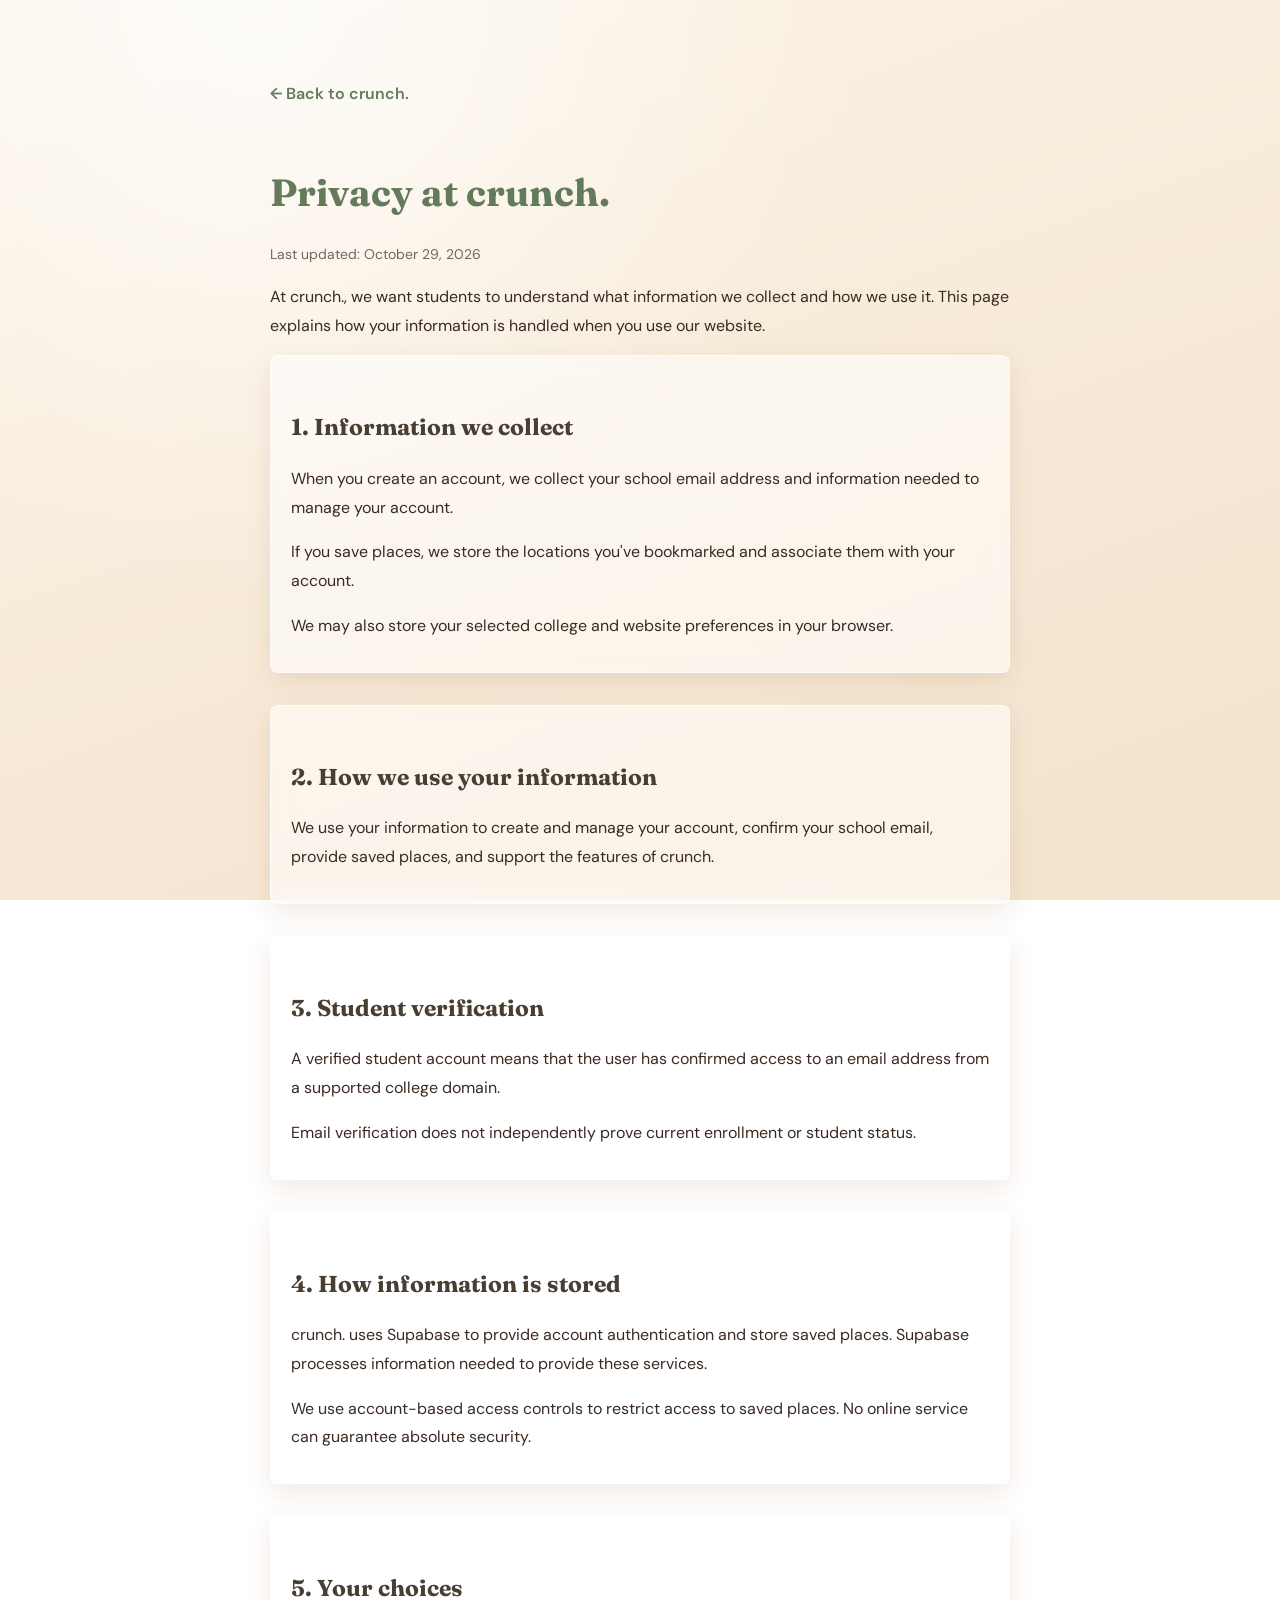
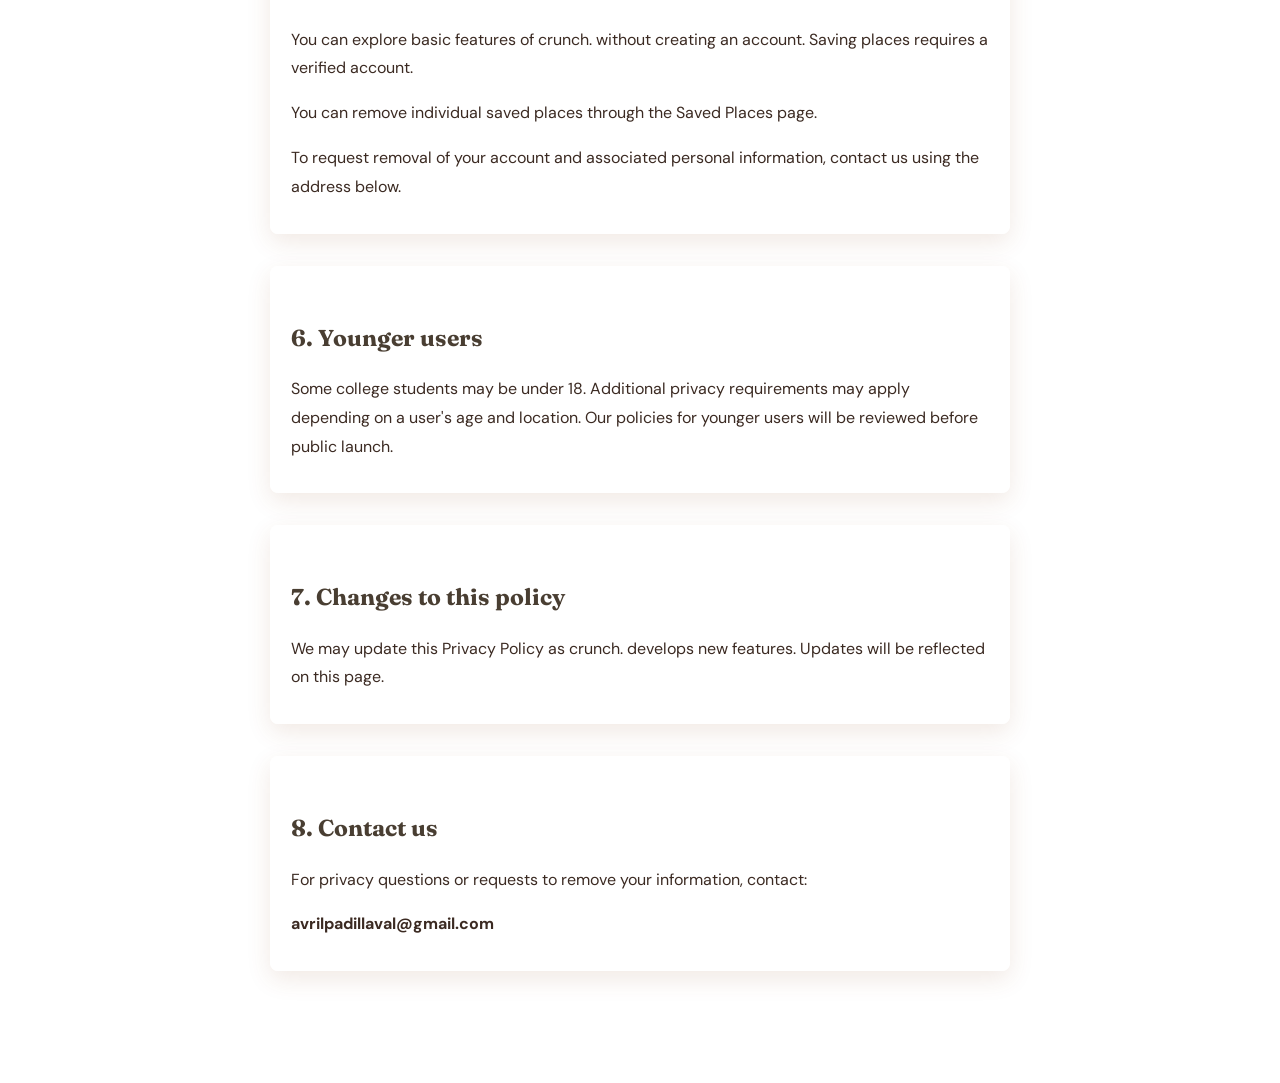
<file: privacy.html>
<!DOCTYPE html>
<html lang="en">

<head>
    <meta charset="UTF-8">
    <meta name="viewport" content="width=device-width, initial-scale=1">

    <title>Privacy Policy | crunch.</title>

    <link href="https://fonts.googleapis.com/css2?family=DM+Sans:wght@400;600&family=Fraunces:wght@600&display=swap"
        rel="stylesheet">

    <link rel="stylesheet" href="style.css">
</head>

<body>

    <main class="privacy-page">

        <a href="index.html" class="privacy-back">
            ← Back to crunch.
        </a>

        <h1>Privacy at crunch.</h1>

        <p class="privacy-updated">
            Last updated: October 29, 2026
        </p>

        <p>
            At crunch., we want students to understand what
            information we collect and how we use it.
            This page explains how your information is handled
            when you use our website.
        </p>

        <section>
            <h2>1. Information we collect</h2>

            <p>
                When you create an account, we collect your
                school email address and information needed
                to manage your account.
            </p>

            <p>
                If you save places, we store the locations
                you've bookmarked and associate them with
                your account.
            </p>

            <p>
                We may also store your selected college
                and website preferences in your browser.
            </p>
        </section>

        <section>
            <h2>2. How we use your information</h2>

            <p>
                We use your information to create and manage
                your account, confirm your school email,
                provide saved places, and support the
                features of crunch.
            </p>
        </section>

        <section>
            <h2>3. Student verification</h2>

            <p>
                A verified student account means that
                the user has confirmed access to an email
                address from a supported college domain.
            </p>

            <p>
                Email verification does not independently
                prove current enrollment or student status.
            </p>
        </section>

        <section>
            <h2>4. How information is stored</h2>

            <p>
                crunch. uses Supabase to provide account
                authentication and store saved places.
                Supabase processes information needed
                to provide these services.
            </p>

            <p>
                We use account-based access controls
                to restrict access to saved places.
                No online service can guarantee
                absolute security.
            </p>
        </section>

        <section>
            <h2>5. Your choices</h2>

            <p>
                You can explore basic features of crunch.
                without creating an account.
                Saving places requires a verified account.
            </p>

            <p>
                You can remove individual saved places
                through the Saved Places page.
            </p>

            <p>
                To request removal of your account and
                associated personal information, contact
                us using the address below.
            </p>
        </section>

        <section>
            <h2>6. Younger users</h2>

            <p>
                Some college students may be under 18.
                Additional privacy requirements may apply
                depending on a user's age and location.
                Our policies for younger users will be
                reviewed before public launch.
            </p>
        </section>

        <section>
            <h2>7. Changes to this policy</h2>

            <p>
                We may update this Privacy Policy as
                crunch. develops new features.
                Updates will be reflected on this page.
            </p>
        </section>

        <section>
            <h2>8. Contact us</h2>

            <p>
                For privacy questions or requests to
                remove your information, contact:
            </p>

            <p>
                <strong>avrilpadillaval@gmail.com</strong>
            </p>
        </section>

    </main>

</body>

</html>
</file>
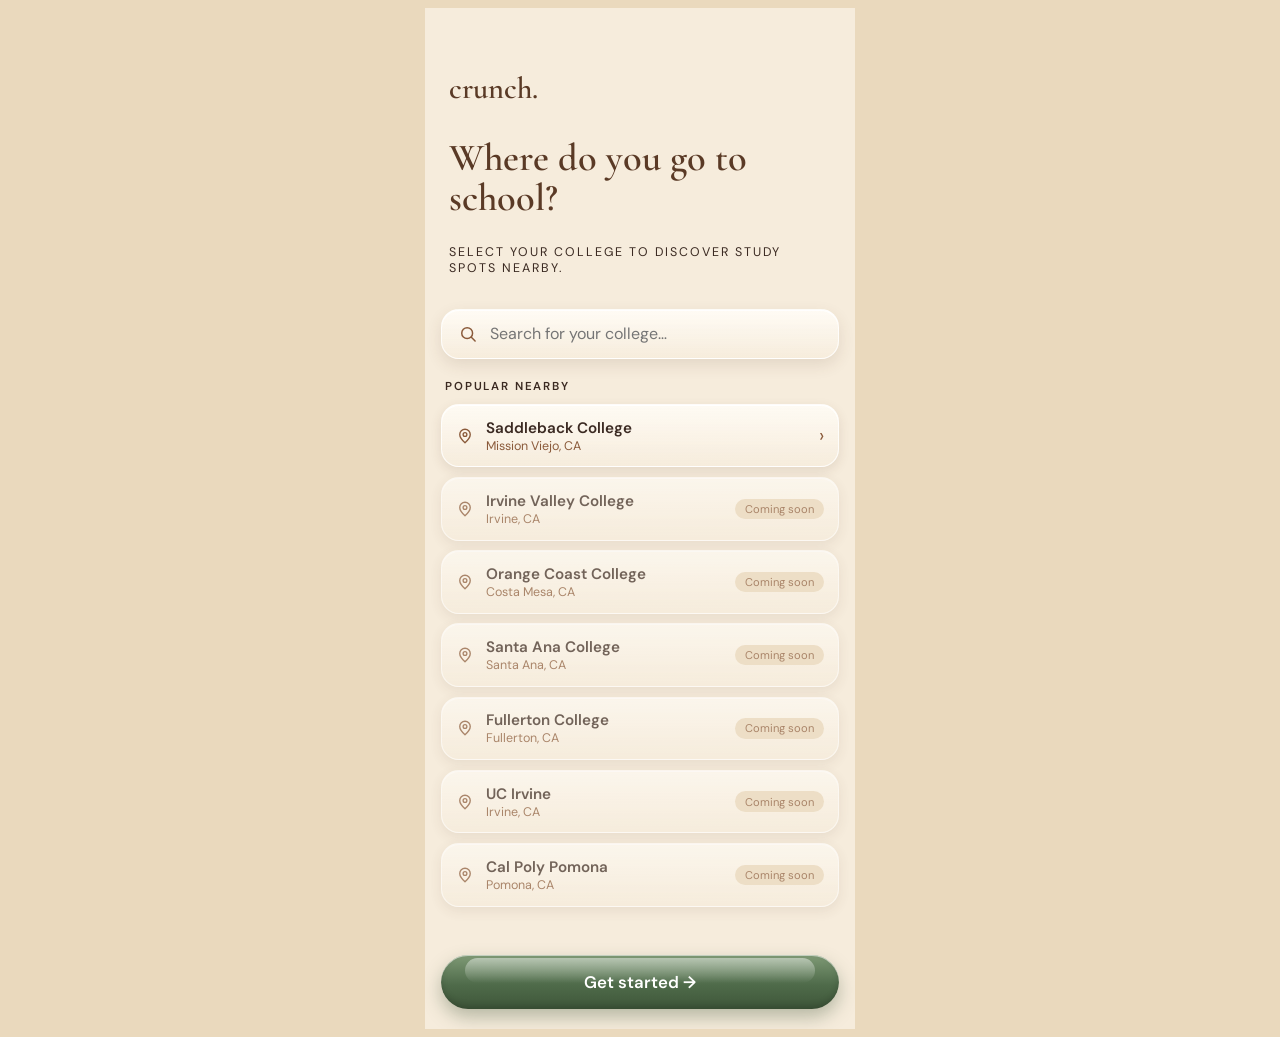
<file: welcome-3.html>
<!doctype html>
<html lang="en">
  <head>
    <meta charset="UTF-8" />
    <meta
      name="viewport"
      content="width=device-width, initial-scale=1, viewport-fit=cover"
    />
    <title>crunch. | Choose your college</title>
    <link rel="preconnect" href="https://fonts.googleapis.com" />
    <link
      href="https://fonts.googleapis.com/css2?family=Cormorant+Garamond:wght@600&family=DM+Sans:wght@400;600&display=swap"
      rel="stylesheet"
    />
    <link rel="stylesheet" href="welcome.css" />
    <link rel="stylesheet" href="welcome-3.css" />
  </head>

  <body>
    <!-- SCREEN 3 of 3 -->
    <main class="screen screen-three">
      <header class="top">
        <p class="logo">crunch.</p>
        <h1>Where do you go to school?</h1>
        <p class="sub">Select your college to discover study spots nearby.</p>
      </header>

      <!-- Search bar: typing here filters the list below (see welcome-3.js) -->
      <label class="search">
        <svg viewBox="0 0 24 24" aria-hidden="true">
          <circle cx="11" cy="11" r="6.5" />
          <path d="M16 16l4.5 4.5" />
        </svg>
        <input
          id="college-search"
          type="search"
          placeholder="Search for your college…"
          autocomplete="off"
        />
      </label>

      <section class="colleges">
        <h2 id="list-label">Popular nearby</h2>
        <div id="college-list"></div>
        <p id="message" class="message" role="status"></p>
      </section>

      <div class="actions">
        <a class="btn" id="start" href="welcome-4.html"
          ><span>Get started &rarr;</span></a
        >
      </div>
    </main>

    <script src="welcome-3.js"></script>
  </body>
</html>
</file>
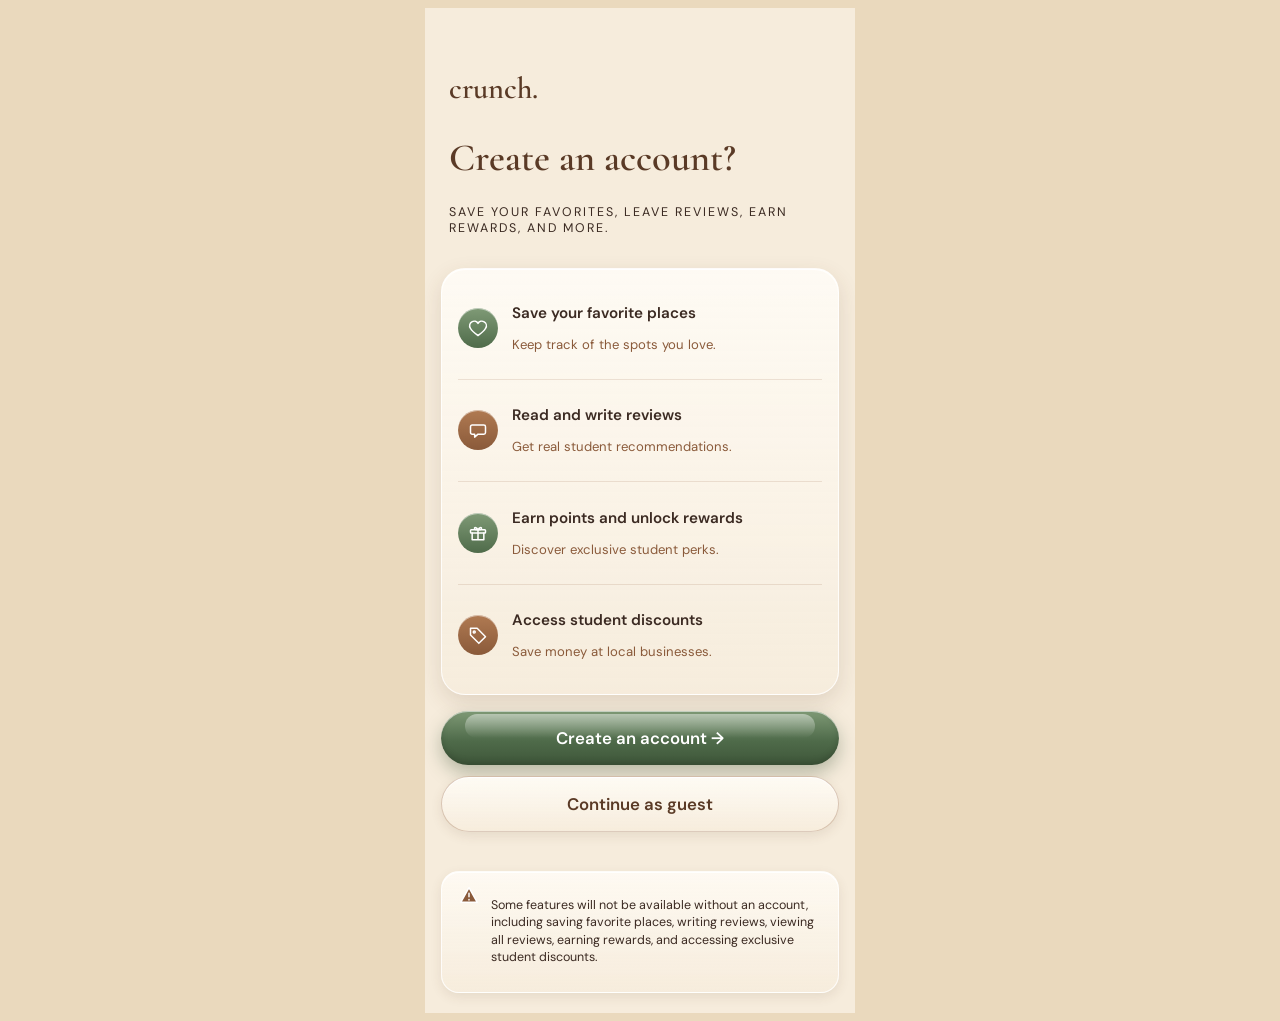
<file: welcome-4.html>
<!doctype html>
<html lang="en">
  <head>
    <meta charset="UTF-8" />
    <meta
      name="viewport"
      content="width=device-width, initial-scale=1, viewport-fit=cover"
    />
    <title>crunch. | Create an account?</title>
    <link rel="preconnect" href="https://fonts.googleapis.com" />
    <link
      href="https://fonts.googleapis.com/css2?family=Cormorant+Garamond:wght@600&family=DM+Sans:wght@400;600&display=swap"
      rel="stylesheet"
    />
    <link rel="stylesheet" href="welcome.css" />
    <link rel="stylesheet" href="welcome-4.css" />
  </head>

  <body>
    <!-- SCREEN 4 of 4 -->
    <main class="screen screen-four">
      <header class="top">
        <p class="logo">crunch.</p>
        <h1>Create an account?</h1>
        <p class="sub">
          Save your favorites, leave reviews, earn rewards, and more.
        </p>
      </header>

      <!-- What an account gives you -->
      <section class="perks">
        <div class="perk">
          <span class="icon icon-green"
            ><svg viewBox="0 0 24 24">
              <path
                d="M12 21s-7-4.6-9.3-9A5.3 5.3 0 0 1 12 6.5 5.3 5.3 0 0 1 21.3 12C19 16.4 12 21 12 21z"
              /></svg
          ></span>
          <div>
            <h2>Save your favorite places</h2>
            <p>Keep track of the spots you love.</p>
          </div>
        </div>
        <div class="perk">
          <span class="icon icon-brown"
            ><svg viewBox="0 0 24 24">
              <path
                d="M5 6h14a2 2 0 0 1 2 2v7a2 2 0 0 1-2 2h-7l-4 3.5V17H5a2 2 0 0 1-2-2V8a2 2 0 0 1 2-2z"
              /></svg
          ></span>
          <div>
            <h2>Read and write reviews</h2>
            <p>Get real student recommendations.</p>
          </div>
        </div>
        <div class="perk">
          <span class="icon icon-green"
            ><svg viewBox="0 0 24 24">
              <rect x="3" y="8" width="18" height="4" rx="1" />
              <path
                d="M5 12v8h14v-8M12 8v12M12 8C10 4 7 5 8 7c.7 1.2 2.5 1 4 1zm0 0c2-4 5-3 4-1-.7 1.2-2.5 1-4 1z"
              /></svg
          ></span>
          <div>
            <h2>Earn points and unlock rewards</h2>
            <p>Discover exclusive student perks.</p>
          </div>
        </div>
        <div class="perk">
          <span class="icon icon-brown"
            ><svg viewBox="0 0 24 24">
              <path d="M3 12V4h8l10 10-8 8L3 12z" />
              <circle cx="7.5" cy="8.5" r="1.2" /></svg
          ></span>
          <div>
            <h2>Access student discounts</h2>
            <p>Save money at local businesses.</p>
          </div>
        </div>
      </section>

      <div class="actions">
        <a class="btn" id="create" href="account.html"
          ><span>Create an account &rarr;</span></a
        >
        <a class="btn btn-outline" id="guest" href="index.html"
          ><span>Continue as guest</span></a
        >

        <p class="message" id="message" role="status"></p>

        <div class="warning">
          <svg viewBox="0 0 24 24" aria-hidden="true">
            <path d="M12 4l9 16H3L12 4z" />
            <path d="M12 10v4M12 17v.5" />
          </svg>
          <p>
            Some features will not be available without an account, including
            saving favorite places, writing reviews, viewing all reviews,
            earning rewards, and accessing exclusive student discounts.
          </p>
        </div>
      </div>
    </main>

    <script src="welcome-4.js"></script>
  </body>
</html>
</file>
<file: style.css>
/* Colors, defined once so you can change the whole look in one place */
:root {
  --bg: #faf5ee;
  --text: #3b2a22;
  --accent: #8a4b25;
  --highlight: #d9962b;
  --border: #e6d9c8;
}

* {
  box-sizing: border-box;
}

body {
  margin: 0;
  font-family:
    system-ui,
    -apple-system,
    "Segoe UI",
    sans-serif;
  line-height: 1.5;
  color: var(--text);
  background: var(--bg);
}

header {
  padding: 2rem 1.5rem;
  background: var(--accent);
  color: white;
}

header h1 {
  margin: 0 0 0.25rem;
}

header p {
  margin: 0;
  max-width: 60ch;
}

main {
  max-width: 900px;
  margin: 0 auto;
  padding: 1.5rem;
}

section {
  margin-bottom: 2rem;
  padding: 1rem 1.25rem;
  border: 1px solid var(--border);
  border-radius: 8px;
  background: white;
}

footer {
  padding: 1.5rem;
  text-align: center;
  color: #5c6a6e;
}

#shop-cards {
  display: grid;
  grid-template-columns: repeat(auto-fill, minmax(240px, 1fr));
  gap: 1rem;
}

.card {
  padding: 1rem;
  border: 1px solid var(--border);
  border-radius: 8px;
}

.card h3 {
  margin: 0 0 0.25rem;
}

.card .address {
  margin: 0 0 0.75rem;
  color: #5c6a6e;
  font-size: 0.9rem;
}

.card ul {
  margin: 0;
  padding-left: 1.2rem;
}

body {
  font-family: "DM Sans", system-ui, sans-serif;
}

h1,
h2,
h3 {
  font-family: "Fraunces", Georgia, serif;
}

body {
  background:
    radial-gradient(
      circle at 20% 0%,
      rgba(255, 255, 255, 0.8),
      transparent 45%
    ),
    linear-gradient(160deg, #fbf3e6 0%, #f3e2cc 100%);
  background-attachment: fixed;
}

section {
  background: rgba(255, 255, 255, 0.55);
  backdrop-filter: blur(10px);
  border: 1px solid rgba(255, 255, 255, 0.7);
  box-shadow: 0 8px 24px rgba(138, 75, 37, 0.12);
}

.card {
  background: rgba(255, 255, 255, 0.7);
  box-shadow: 0 4px 14px rgba(138, 75, 37, 0.1);
}

#filters {
  display: flex;
  flex-wrap: wrap;
  gap: 1rem;
  align-items: end;
}

#filters h2 {
  width: 100%;
  margin: 0;
}

#filters label {
  display: flex;
  flex-direction: column;
  gap: 0.25rem;
  font-size: 0.9rem;
}

#filters .check {
  flex-direction: row;
  align-items: center;
  gap: 0.5rem;
}

select {
  font: inherit;
  padding: 0.4rem 0.6rem;
  border: 1px solid #d5dbd6;
  border-radius: 8px;
  background: white;
}

#map {
  height: 380px;
  border-radius: 8px;
}

.pin {
  border-radius: 50%;
  border: 2px solid white;
  box-shadow: 0 2px 6px rgba(0, 0, 0, 0.35);
}

.pin-study {
  background: #6b8561;
}

.pin-food {
  background: #b98a5a;
}

.pin-activity {
  background: #a98bbf;
}

.pin-campus {
  background: #7f9bb0;
}

/* Explore Map / List toggle */

.view-toggle {
  display: flex;
  gap: 5px;
  background-color: #eeeade;
  padding: 5px;
  border-radius: 12px;
  margin: 20px 0;
}

.view-toggle button {
  flex: 1;
  padding: 12px;
  border: none;
  border-radius: 9px;
  background-color: transparent;
  color: #637b5a;
  font-weight: 600;
  cursor: pointer;
}

.view-toggle button.active {
  background-color: #637b5a;
  color: white;
}

.hidden {
  display: none !important;
}

#map {
  width: 100%;
  height: 450px;
  border-radius: 12px;
  overflow: hidden;
}

/* Updated shop cards */

.shop-card {
  background: #fffdf8;
  border: 1px solid #e6e0d5;
  border-radius: 16px;
  overflow: hidden;
  margin-bottom: 18px;
  padding: 0;
  box-shadow: 0 3px 12px rgba(0, 0, 0, 0.05);
}

.shop-image {
  width: 100%;
  height: 180px;
  background: #eeeade;
}

.shop-image img {
  width: 100%;
  height: 100%;
  object-fit: cover;
}

.shop-info {
  padding: 18px;
}

.shop-heading {
  display: flex;
  justify-content: space-between;
  align-items: flex-start;
  gap: 12px;
}

.shop-heading h3 {
  margin: 0;
  color: #493e32;
  font-size: 20px;
}

.shop-distance {
  color: #637b5a;
  font-size: 13px;
  margin: 6px 0;
  display: flex;
  align-items: center;
  gap: 6px;
}

.shop-distance svg {
  width: 15px;
  height: 15px;
  flex-shrink: 0;
  stroke-width: 1.8;
}

.shop-info .address {
  color: #80776c;
  font-size: 13px;
  margin: 10px 0;
}

.shop-tags {
  display: flex;
  flex-wrap: wrap;
  gap: 8px;
  margin-top: 14px;
}

.shop-tag {
  background: #edf1e9;
  color: #526b49;
  padding: 7px 10px;
  border-radius: 20px;
  font-size: 12px;
}

.save-button {
  border: none;
  background: transparent;
  color: #637b5a;
  font-size: 28px;
  cursor: pointer;
  line-height: 1;
}

/* Shop details popup */

.modal {
  position: fixed;
  inset: 0;
  background: rgba(35, 32, 27, 0.6);
  display: flex;
  align-items: center;
  justify-content: center;
  padding: 20px;
  z-index: 2000;
}

.modal-content {
  position: relative;
  background: #fffdf8;
  border-radius: 20px;
  width: 100%;
  max-width: 500px;
  max-height: 85vh;
  overflow-y: auto;
  box-shadow: 0 12px 35px rgba(0, 0, 0, 0.2);
}

.close-modal {
  position: absolute;
  top: 12px;
  right: 12px;
  z-index: 2;
  border: none;
  border-radius: 50%;
  width: 36px;
  height: 36px;
  background: #fffdf8;
  color: #493e32;
  font-size: 26px;
  cursor: pointer;
}

.modal-image {
  width: 100%;
  height: 210px;
  object-fit: cover;
}

.modal-body {
  padding: 22px;
}

.modal-body h2 {
  margin: 0 0 8px;
  color: #493e32;
}

.modal-distance {
  color: #637b5a;
  font-size: 14px;
}

.modal-description {
  color: #655c51;
  line-height: 1.6;
}

.modal-save {
  width: 100%;
  background: #637b5a;
  color: white;
  padding: 13px;
  border: none;
  border-radius: 12px;
  margin-top: 18px;
  cursor: pointer;
}

.modal-reviews {
  background: #f1f0e8;
  padding: 14px;
  border-radius: 12px;
  color: #655c51;
}

body.modal-open {
  overflow: hidden;
}

/* crunch. student account */

.account-page {
  min-height: 100vh;
  display: flex;
  align-items: center;
  justify-content: center;
  padding: 24px;
  background: #f6f2e9;
}

.account-card {
  width: 100%;
  max-width: 430px;
  padding: 32px;
  background: #fffdf8;
  border-radius: 22px;
  box-shadow: 0 8px 30px rgba(0, 0, 0, 0.06);
}

.account-card h1 {
  font-family: "Fraunces", serif;
  color: #637b5a;
  font-size: 40px;
}

.account-card h2 {
  color: #493e32;
}

.account-card form {
  display: flex;
  flex-direction: column;
  gap: 12px;
  margin: 22px 0;
}

.account-card label {
  color: #493e32;
  font-weight: 600;
}

.account-card input {
  padding: 13px;
  border: 1px solid #d9d5ca;
  border-radius: 10px;
  font: inherit;
}

.account-card button {
  padding: 13px;
  border: none;
  border-radius: 10px;
  background: #637b5a;
  color: white;
  cursor: pointer;
}

.account-card button:disabled {
  opacity: 0.6;
  cursor: wait;
}

#switch-mode {
  background: #eeeade;
  color: #493e32;
  width: 100%;
}

#logout-button {
  width: 100%;
}

#account-message {
  color: #526b49;
  line-height: 1.5;
}

.guest-link {
  display: block;
  margin-top: 22px;
  text-align: center;
  color: #637b5a;
}

/* Saved places */

.saved-page {
  min-height: 100vh;
  width: 100%;
  margin: 0;
  padding: 0;
  background: #faf5ee;
}

.saved-page h1 {
  font-family: "Fraunces", serif;
  color: #637b5a;
}

.saved-item {
  padding: 20px;
}

.saved-item button {
  background: #eeeade;
  color: #493e32;
  border: none;
  border-radius: 10px;
  padding: 10px 16px;
  cursor: pointer;
}

[hidden] {
  display: none !important;
}

/* Saved heart buttons */

.save-button,
.modal-save {
  cursor: pointer;
  transition:
    color 0.2s ease,
    transform 0.2s ease;
}

.heart-icon {
  width: 24px;
  height: 24px;
  display: block;
}

.save-button {
  display: flex;
  align-items: center;
  justify-content: center;
  color: #493e32;
}

.save-button.is-saved,
.modal-save.is-saved {
  color: #c66b79;
}

.save-button:hover,
.modal-save:hover {
  transform: scale(1.08);
}

.save-button:disabled,
.modal-save:disabled {
  opacity: 0.6;
  cursor: wait;
}

.remove-saved {
  margin-top: 14px;
  padding: 10px 16px;
  border: none;
  border-radius: 10px;
  background: #eeeade;
  color: #493e32;
  cursor: pointer;
}

/* Privacy Policy page */

.privacy-page {
  max-width: 800px;
  margin: 50px auto;
  padding: 30px;
  font-family: "DM Sans", sans-serif;
  line-height: 1.8;
}

.privacy-page h1 {
  font-family: "Fraunces", serif;
  font-size: 38px;
  color: #637b5a;
  margin-bottom: 8px;
}

.privacy-page h2 {
  font-family: "Fraunces", serif;
  font-size: 23px;
  color: #493e32;
  margin-top: 35px;
  margin-bottom: 12px;
}

.privacy-page p {
  margin-bottom: 15px;
}

.privacy-updated {
  font-size: 14px;
  opacity: 0.7;
  margin-bottom: 30px;
}

.privacy-back {
  display: inline-block;
  margin-bottom: 25px;
  color: #637b5a;
  text-decoration: none;
  font-weight: 600;
}

.privacy-back:hover {
  text-decoration: underline;
}

@media (max-width: 600px) {
  .privacy-page {
    margin: 20px auto;
    padding: 20px;
  }

  .privacy-page h1 {
    font-size: 30px;
  }
}

/* =========================================
   crunch. - Explore Category Filters
   ========================================= */

.explore-page .explore-categories {
  display: flex;
  flex-wrap: wrap;
  gap: 10px;
  margin: 24px 0;
}

.explore-page .category-button {
  padding: 11px 20px;
  border: 1px solid #e6d9c8;
  border-radius: 30px;
  background: #fffdf8;
  color: #884a28;
  font-family: "DM Sans", sans-serif;
  font-size: 14px;
  font-weight: 600;
  cursor: pointer;

  transition:
    background 0.2s ease,
    color 0.2s ease,
    border-color 0.2s ease;
}

/* Hover effect */
.explore-page .category-button:hover {
  background: #f3e2cc;
  border-color: #884a28;
}

/* Selected category */
.explore-page .category-button.active {
  background: #884a28;
  color: #faf5ee;
  border-color: #884a28;
}

/* Keyboard accessibility */
.explore-page .category-button:focus-visible {
  outline: 3px solid #d9962b;
  outline-offset: 3px;
}

/* Mobile adjustments */
@media (max-width: 600px) {
  .explore-page .explore-categories {
    gap: 8px;
  }

  .explore-page .category-button {
    padding: 10px 15px;
    font-size: 13px;
  }
}

/* Explore empty results message */

.explore-page .explore-empty-message {
  padding: 28px 20px;
  margin: 12px 0;
  background: #fffdf8;
  border: 1px dashed #d8c5b5;
  border-radius: 16px;
  color: #884a28;
  font-family: "DM Sans", sans-serif;
  font-size: 14px;
  line-height: 1.6;
  text-align: center;
}

/* Search, sort, and results toolbar */

.explore-tools {
  display: flex;
  flex-direction: column;
  gap: 12px;
  margin: 24px 0;
}

.explore-tools label {
  font-weight: 600;
  color: #493e32;
}

#search-shops,
#sort-shops {
  width: 100%;
  padding: 13px 15px;
  border: 1px solid #d8d3c8;
  border-radius: 12px;
  background: #fffdf8;
  color: #493e32;
  font-family: "DM Sans", sans-serif;
  font-size: 15px;
}

#search-shops:focus,
#sort-shops:focus {
  outline: 2px solid #637b5a;
  outline-offset: 2px;
}

.results-toolbar {
  display: flex;
  align-items: center;
  justify-content: space-between;
  gap: 12px;
  flex-wrap: wrap;
}

#results-count {
  margin: 0;
  font-size: 14px;
  color: #637b5a;
}

#reset-filters {
  padding: 10px 16px;
  border: 1px solid #637b5a;
  border-radius: 10px;
  background: transparent;
  color: #637b5a;
  font-family: "DM Sans", sans-serif;
  font-weight: 600;
  cursor: pointer;
}

#reset-filters:hover {
  background: #edf1e9;
}

@media (max-width: 600px) {
  .results-toolbar {
    align-items: flex-start;
  }
}

/* crunch. - Enhanced Coffee Shop Details Popup */

.modal {
  padding: 20px;
  backdrop-filter: blur(7px);
  -webkit-backdrop-filter: blur(7px);
}

.modal-content {
  width: 100%;
  max-width: 600px;
  max-height: 88vh;
  overflow-y: auto;
  border-radius: 24px;
  background: #fffdf8;
  border: 1px solid #e6d9c8;
  box-shadow: 0 24px 70px rgba(59, 42, 34, 0.22);
}

.modal-image {
  display: block;
  width: 100%;
  height: 250px;
  object-fit: cover;
}

.modal-body {
  padding: 30px 32px 34px;
}

.modal-body h2 {
  font-family: "Fraunces", Georgia, serif;
  font-size: 30px;
  color: #493e32;
  margin-bottom: 8px;
}

.modal-body h3 {
  font-family: "Fraunces", Georgia, serif;
  color: #493e32;
  margin-top: 26px;
  margin-bottom: 12px;
}

.modal-distance {
  display: flex;
  align-items: center;
  gap: 6px;
  color: #637b5a;
  font-weight: 600;
  margin: 8px 0 4px;
}

.modal-distance svg {
  width: 15px;
  height: 15px;
  flex-shrink: 0;
  stroke-width: 1.8;
}

.modal-body .address {
  color: #80776c;
  font-size: 14px;
}

.modal-body .shop-tags {
  margin-top: 22px;
  margin-bottom: 22px;
  gap: 10px;
}

.modal-body .shop-tag {
  background: #edf1e9;
  color: #526b49;
  border-radius: 12px;
  padding: 10px 14px;
  font-size: 13px;
  font-weight: 600;
}

.modal-description {
  color: #655c51;
  font-size: 15px;
  line-height: 1.8;
}

.modal-reviews {
  background: #f5f1e9;
  border: 1px solid #e6d9c8;
  border-radius: 16px;
  padding: 18px;
  line-height: 1.6;
}

.close-modal {
  position: sticky;
  top: 12px;
  float: right;
  margin: 12px 12px -48px 0;
  width: 40px;
  height: 40px;
  background: rgba(255, 253, 248, 0.95);
  box-shadow: 0 3px 12px rgba(59, 42, 34, 0.12);
  transition: background 0.2s ease;
}

.close-modal:hover {
  background: #edf1e9;
}

.modal-save {
  background: #637b5a;
  border-radius: 14px;
  font-family: "DM Sans", sans-serif;
  font-weight: 600;
  padding: 15px;
}

.modal-save:hover {
  background: #526b49;
}

@media (max-width: 600px) {
  .modal {
    padding: 12px;
  }

  .modal-content {
    max-height: 90vh;
    border-radius: 20px;
  }

  .modal-image {
    height: 200px;
  }

  .modal-body {
    padding: 20px;
  }

  .modal-body h2 {
    font-size: 25px;
  }
}

/* crunch. - Coffee Shop Amenities */

.modal-amenities {
  display: grid;
  grid-template-columns: repeat(2, minmax(0, 1fr));
  gap: 12px;
  margin: 16px 0 26px;
}

.amenity-card {
  display: flex;
  flex-direction: column;
  gap: 8px;
  padding: 20px;
  border-radius: 16px;
  background: #faf5ee;
  border: 1px solid #e6d9c8;
  transition: border-color 0.2s ease;
}

.amenity-card:hover {
  border-color: #b98a6a;
}

.amenity-icon {
  display: flex;
  align-items: center;
  color: #884a28;
}

.amenity-icon svg {
  width: 20px;
  height: 20px;
  stroke-width: 1.8;
}

.amenity-label {
  font-family: "DM Sans", sans-serif;
  font-size: 12px;
  font-weight: 500;
  color: #80776c;
  letter-spacing: 0.2px;
}

.amenity-card strong {
  font-family: "DM Sans", sans-serif;
  font-size: 16px;
  font-weight: 700;
  line-height: 1.4;
  color: #493e32;
}

@media (max-width: 360px) {
  .modal-amenities {
    grid-template-columns: 1fr;
  }
}

/* crunch. - Coffee Shop Photo Gallery */

.modal-gallery {
  position: relative;
  background: #eeeade;
}

.modal-gallery .modal-image {
  display: block;
  width: 100%;
  height: 250px;
  object-fit: cover;
}

.gallery-controls {
  position: absolute;
  bottom: 14px;
  left: 14px;
  right: 14px;
  display: flex;
  align-items: center;
  justify-content: space-between;
  gap: 12px;
}

.gallery-controls button {
  width: 38px;
  height: 38px;
  border: none;
  border-radius: 50%;
  background: rgba(255, 253, 248, 0.95);
  color: #493e32;
  font-size: 18px;
  cursor: pointer;
}

.gallery-controls button:hover:not(:disabled) {
  background: #edf1e9;
}

.gallery-controls button:disabled {
  opacity: 0.4;
  cursor: default;
}

#gallery-counter {
  padding: 7px 13px;
  border-radius: 20px;
  background: rgba(59, 42, 34, 0.75);
  color: white;
  font-size: 12px;
  font-weight: 600;
}

@media (max-width: 600px) {
  .modal-gallery .modal-image {
    height: 200px;
  }
}

/* crunch. - Get Directions Button */

.modal-directions {
  display: flex;
  align-items: center;
  justify-content: center;
  width: 100%;
  box-sizing: border-box;
  padding: 15px;
  margin-top: 12px;

  background: transparent;
  color: #637b5a;
  border: 2px solid #637b5a;
  border-radius: 14px;

  font-family: "DM Sans", sans-serif;
  font-size: 14px;
  font-weight: 600;
  text-decoration: none;

  transition: all 0.2s ease;

  display: flex;
  align-items: center;
  justify-content: center;
  gap: 8px;
}

.modal-directions svg {
  width: 18px;
  height: 18px;
  flex-shrink: 0;
  stroke-width: 1.8;
}

.modal-directions:hover {
  background: #edf1e9;
  color: #526b49;
  border-color: #526b49;
}

.modal-directions:focus-visible {
  outline: 3px solid #d9962b;
  outline-offset: 3px;
}

/* crunch. - Student Reviews */

.reviews-summary {
  display: flex;
  align-items: center;
  gap: 16px;
  padding-bottom: 18px;
  border-bottom: 1px solid #e6d9c8;
}

.reviews-average {
  font-family: "Fraunces", Georgia, serif;
  font-size: 38px;
  color: #493e32;
}

.review-stars {
  color: #d9962b;
  font-size: 19px;
  letter-spacing: 2px;
}

.reviews-count {
  margin: 4px 0 0;
  color: #80776c;
  font-size: 13px;
}

.review-card {
  padding: 18px 0;
  border-bottom: 1px solid #e6d9c8;
}

.review-card:last-child {
  border-bottom: none;
  padding-bottom: 0;
}

.review-header {
  display: flex;
  justify-content: space-between;
  align-items: center;
  gap: 10px;
  margin-bottom: 10px;
}

.review-date {
  font-size: 12px;
  color: #80776c;
}

.review-card strong {
  display: block;
  color: #493e32;
  font-size: 14px;
}

.review-comment {
  color: #655c51;
  font-size: 14px;
  line-height: 1.7;
  margin-bottom: 0;
  overflow-wrap: anywhere;
  white-space: pre-wrap;
}

.reviews-account-link {
  display: inline-block;
  margin-top: 8px;
  color: #637b5a;
  font-weight: 600;
  text-decoration: underline;
}

/* crunch. - Student Review Form */

.review-form {
  margin-top: 22px;
  padding: 20px;
  border: 1px solid #e6d9c8;
  border-radius: 16px;
  background: #fffdf8;
}

.review-form h3 {
  margin-top: 0;
  color: #493e32;
}

.review-form p {
  color: #80776c;
  font-size: 14px;
}

.rating-input {
  display: flex;
  gap: 5px;
  margin: 14px 0;
}

.rating-star {
  border: none;
  background: transparent;
  color: #d9962b;
  font-size: 34px;
  line-height: 1;
  cursor: pointer;
  padding: 3px;
}

.rating-star:hover {
  transform: scale(1.12);
}

.rating-star:focus-visible {
  outline: 2px solid #637b5a;
  border-radius: 6px;
}

#review-comment {
  width: 100%;
  box-sizing: border-box;
  padding: 14px;
  border: 1px solid #d8d3c8;
  border-radius: 12px;
  background: #fffdf8;
  color: #493e32;
  font-family: "DM Sans", sans-serif;
  font-size: 14px;
  resize: vertical;
}

#review-comment:focus {
  outline: 2px solid #637b5a;
}

.submit-review {
  width: 100%;
  padding: 14px;
  border: none;
  border-radius: 12px;
  background: #637b5a;
  color: white;
  font-family: "DM Sans", sans-serif;
  font-weight: 600;
  cursor: pointer;
}

.submit-review:hover {
  background: #526b49;
}

.submit-review:disabled,
.delete-review:disabled {
  opacity: 0.6;
  cursor: wait;
}

.delete-review {
  width: 100%;
  margin-top: 10px;
  padding: 12px;
  border: 1px solid #c66b79;
  border-radius: 12px;
  background: transparent;
  color: #a44c5b;
  font-family: "DM Sans", sans-serif;
  font-weight: 600;
  cursor: pointer;
}

.delete-review:hover {
  background: #fff0f2;
}

.review-form-message {
  min-height: 18px;
  margin: 10px 0;
  color: #637b5a;
  font-size: 13px;
}

/* crunch. - Coffee Shop Card Ratings */

.card-rating {
  display: flex;
  align-items: center;
  gap: 6px;
  margin: 7px 0;
  color: #80776c;
  font-family: "DM Sans", sans-serif;
  font-size: 13px;
}

.card-rating-star {
  color: #d9962b;
  font-size: 18px;
}

.card-rating strong {
  color: #493e32;
  font-size: 14px;
  font-weight: 700;
}

.card-rating-count {
  color: #80776c;
  font-size: 12px;
}

.rating-placeholder {
  color: #80776c;
  font-size: 12px;
}

/* =========================================
   crunch. - Home Screen
   ========================================= */

.home-page {
  min-height: 100vh;
  background: #faf5ee;
  padding-bottom: 90px;
}

/* Header */

.home-page .home-header {
  background: #faf5ee;
  padding: 18px 24px;
  border-bottom: 1px solid #e6d9c8;
  color: #493e32;
}

.home-header-inner {
  max-width: 1100px;
  margin: 0 auto;
  display: grid;
  grid-template-columns: 1fr auto 1fr;
  align-items: center;
}

.home-logo {
  font-family: "Fraunces", Georgia, serif;
  font-size: 34px;
  font-weight: 700;
  color: #637b5a;
  text-decoration: none;
}

.home-profile {
  justify-self: end;
  display: flex;
  align-items: center;
  justify-content: center;
  width: 42px;
  height: 42px;
  border-radius: 50%;
  background: #edf1e9;
  color: #637b5a;
  font-size: 25px;
  text-decoration: none;
}

/* Main content */

.home-page .home-main {
  max-width: 1100px;
  margin: 0 auto;
  padding: 28px 24px;
}

/* Search */

.home-search-row {
  display: flex;
  gap: 12px;
  align-items: center;
}

.home-search-box {
  display: flex;
  align-items: center;
  flex: 1;
  gap: 10px;
  padding: 0 16px;
  background: #fffdf8;
  border: 1px solid #e6d9c8;
  border-radius: 14px;
  min-height: 52px;
}

.home-search-box span {
  font-size: 26px;
  color: #637b5a;
}

.home-search-box input {
  flex: 1;
  min-width: 0;
  border: none;
  outline: none;
  background: transparent;
  font-family: "DM Sans", sans-serif;
  font-size: 14px;
  color: #493e32;
}

.home-filter-button {
  width: 52px;
  height: 52px;
  display: flex;
  align-items: center;
  justify-content: center;
  background: #637b5a;
  color: white;
  border-radius: 14px;
  font-size: 24px;
  text-decoration: none;
}

/* Distance slider */

.home-page .home-distance {
  margin: 24px 0;
  padding: 0;
  background: transparent;
  border: none;
  box-shadow: none;
  backdrop-filter: none;
}

.home-distance-heading {
  display: flex;
  justify-content: space-between;
  align-items: center;
  gap: 12px;
  margin-bottom: 12px;
}

.home-distance-heading h2 {
  font-family: "DM Sans", sans-serif;
  font-size: 15px;
  font-weight: 600;
  margin: 0;
  color: #493e32;
}

#home-distance-value {
  font-size: 14px;
  font-weight: 600;
  color: #637b5a;
}

#home-distance-slider {
  width: 100%;
  accent-color: #637b5a;
  cursor: pointer;
}

/* Category buttons */

.home-categories {
  display: grid;
  grid-template-columns: repeat(4, minmax(0, 1fr));
  gap: 12px;
  margin: 28px 0 36px;
}

.home-category {
  display: flex;
  flex-direction: column;
  align-items: center;
  justify-content: center;
  gap: 10px;
  min-height: 110px;
  padding: 16px 8px;
  background: #fffdf8;
  border: 1px solid #e6d9c8;
  border-radius: 18px;
  color: #493e32;
  text-decoration: none;
  font-weight: 600;
  font-size: 14px;
  transition:
    transform 0.2s,
    background 0.2s;
}

.home-category span {
  font-size: 30px;
  line-height: 1;
  color: #637b5a;
}

.home-category.active,
.home-category:hover {
  background: #edf1e9;
  border-color: #a8b79f;
  transform: translateY(-2px);
}

/* Discovery sections */

.home-page .home-discovery-section {
  margin: 0 0 32px;
  padding: 0;
  background: transparent;
  border: none;
  box-shadow: none;
  backdrop-filter: none;
}

.home-section-heading {
  display: flex;
  align-items: center;
  justify-content: space-between;
  gap: 12px;
  margin-bottom: 16px;
}

.home-section-heading h2 {
  margin: 0;
  font-size: 24px;
  color: #493e32;
}

.home-section-heading a {
  color: #637b5a;
  font-size: 13px;
  font-weight: 600;
  text-decoration: none;
  white-space: nowrap;
}

.home-card-carousel {
  display: flex;
  gap: 16px;
  overflow-x: auto;
  padding: 4px 2px 16px;
  scroll-snap-type: x mandatory;
}

.home-card-carousel > * {
  flex: 0 0 260px;
  scroll-snap-align: start;
}

/* Bottom navigation */

.home-bottom-nav {
  position: fixed;
  bottom: 0;
  left: 0;
  right: 0;
  z-index: 1000;
  display: flex;
  justify-content: space-around;
  padding: 12px 16px max(12px, env(safe-area-inset-bottom));
  background: #fffdf8;
  border-top: 1px solid #e6d9c8;
  box-shadow: 0 -4px 18px rgba(59, 42, 34, 0.06);
}

.home-bottom-nav a {
  display: flex;
  flex-direction: column;
  align-items: center;
  gap: 3px;
  min-width: 70px;
  color: #80776c;
  text-decoration: none;
  font-size: 12px;
  font-weight: 600;
}

.home-bottom-nav a span {
  font-size: 24px;
  line-height: 1.2;
}

.home-bottom-nav a.active {
  color: #637b5a;
}

/* Responsive adjustments */

@media (max-width: 600px) {
  .home-page .home-header {
    padding: 14px 18px;
  }

  .home-logo {
    font-size: 30px;
  }

  .home-page .home-main {
    padding: 22px 16px;
  }

  .home-categories {
    gap: 8px;
  }

  .home-category {
    min-height: 90px;
    padding: 12px 4px;
    font-size: 12px;
  }

  .home-category span {
    font-size: 24px;
  }

  .home-section-heading h2 {
    font-size: 21px;
  }

  .home-card-carousel > * {
    flex-basis: 230px;
  }
}

/* =========================================
   crunch. - Home Coffee Shop Cards
   ========================================= */

.home-place-card {
  display: block;
  flex: 0 0 260px;
  overflow: hidden;
  border: 1px solid #e6d9c8;
  border-radius: 18px;
  background: #fffdf8;
  color: #493e32;
  text-decoration: none;
  scroll-snap-align: start;
  box-shadow: 0 4px 14px rgba(59, 42, 34, 0.06);
  transition: transform 0.2s ease;
}

.home-place-card:hover {
  transform: translateY(-3px);
}

.home-place-image {
  height: 160px;
  background: #eeeade;
}

.home-place-image img {
  display: block;
  width: 100%;
  height: 100%;
  object-fit: cover;
}

.home-place-info {
  padding: 16px;
}

.home-place-info h3 {
  margin: 0 0 8px;
  font-size: 18px;
  color: #493e32;
}

.home-place-distance {
  margin: 0 0 12px;
  font-size: 12px;
  color: #637b5a;
}

.home-place-tags {
  display: flex;
  flex-wrap: wrap;
  gap: 6px;
}

.home-place-tags span {
  padding: 5px 9px;
  border-radius: 20px;
  background: #edf1e9;
  color: #526b49;
  font-size: 11px;
  text-transform: capitalize;
}

@media (max-width: 600px) {
  .home-place-card {
    flex-basis: 230px;
  }

  .home-place-image {
    height: 145px;
  }

  .home-place-info {
    padding: 14px;
  }
}

/* crunch. - Home Search Empty State */

.home-page .home-empty-message {
  flex: 0 0 100%;
  margin: 0;
  padding: 24px;
  background: #fffdf8;
  border: 1px dashed #d8d3c8;
  border-radius: 16px;
  color: #80776c;
  font-size: 14px;
  text-align: center;
}

/* =========================================
   crunch. - Polished Category Icons
   ========================================= */

.home-category {
  gap: 12px;
}

.home-category i,
.home-category svg {
  width: 28px;
  height: 28px;
  color: #637b5a;
  stroke-width: 1.8;
}

.home-category span {
  font-size: 13px;
  line-height: 1.2;
  color: #493e32;
}

.home-category.active {
  background: #e8eee3;
  border-color: #a8b79f;
}

@media (max-width: 600px) {
  .home-category i,
  .home-category svg {
    width: 24px;
    height: 24px;
  }

  .home-category span {
    font-size: 11px;
  }
}

/* =========================================
   crunch. - Distance Slider
   ========================================= */

.home-slider-container {
  width: 100%;
}

#home-distance-slider {
  display: block;
  width: 100%;
  height: 8px;
  margin: 16px 0 12px;
  border-radius: 20px;
  appearance: none;
  -webkit-appearance: none;
  background: linear-gradient(to right, #637b5a 28.57%, #dce4d6 28.57%);
  cursor: pointer;
}

#home-distance-slider::-webkit-slider-thumb {
  appearance: none;
  -webkit-appearance: none;
  width: 20px;
  height: 20px;
  border-radius: 50%;
  background: #637b5a;
  border: 3px solid #fffdf8;
  box-shadow: 0 2px 6px rgba(59, 42, 34, 0.2);
}

#home-distance-slider::-moz-range-thumb {
  width: 14px;
  height: 14px;
  border-radius: 50%;
  background: #637b5a;
  border: 3px solid #fffdf8;
  box-shadow: 0 2px 6px rgba(59, 42, 34, 0.2);
}

.home-slider-labels {
  display: flex;
  justify-content: space-between;
  align-items: center;
}

.home-slider-labels span {
  font-size: 11px;
  color: #80776c;
}

/* =========================================
   crunch. - Bottom Navigation Polish
   ========================================= */

.home-page .home-bottom-nav {
  background: #fffcf7;
  border-top: 1px solid #e6d9c8;
  box-shadow: 0 -3px 16px rgba(59, 42, 34, 0.05);
  padding-bottom: max(10px, env(safe-area-inset-bottom));
  z-index: 100;
}

.home-page .home-bottom-nav a {
  display: flex;
  flex-direction: column;
  align-items: center;
  justify-content: center;
  gap: 5px;
  position: relative;
  color: #91877d;
  font-size: 12px;
  font-weight: 500;
  text-decoration: none;
  transition: color 0.2s ease;
}

.home-page .home-bottom-nav a svg {
  width: 22px;
  height: 22px;
  stroke-width: 1.9;
}

.home-page .home-bottom-nav a.active {
  color: #637b5a;
  font-weight: 700;
}

.home-page .home-bottom-nav a.active::after {
  content: "";
  position: absolute;
  bottom: -5px;
  width: 22px;
  height: 3px;
  border-radius: 10px;
  background: #637b5a;
}

.home-page .home-bottom-nav a:hover {
  color: #637b5a;
}

/* =========================================
   crunch. - Coffee Shop Card Polish
   ========================================= */

.home-page .home-place-card {
  background: #fffcf7;
  border: 1px solid #e6d9c8;
  border-radius: 18px;
  overflow: hidden;
  box-shadow: 0 3px 12px rgba(59, 42, 34, 0.05);
  transition:
    transform 0.2s ease,
    box-shadow 0.2s ease;
}

.home-page .home-place-card:hover {
  transform: translateY(-4px);
  box-shadow: 0 8px 22px rgba(59, 42, 34, 0.12);
}

.home-page .home-place-image {
  height: 155px;
  overflow: hidden;
  background: #eae5dc;
}

.home-page .home-place-image img {
  width: 100%;
  height: 100%;
  object-fit: cover;
  transition: transform 0.3s ease;
}

.home-page .home-place-card:hover img {
  transform: scale(1.04);
}

.home-page .home-place-info {
  padding: 14px;
}

.home-page .home-place-info h3 {
  margin: 0 0 7px;
  font-family: "DM Sans", sans-serif;
  font-size: 15px;
  font-weight: 700;
  color: #493e32;
  line-height: 1.3;
}

.home-page .home-place-distance {
  font-size: 12px;
  color: #80776c;
  margin-bottom: 11px;
}

.home-page .home-place-tags {
  display: flex;
  flex-wrap: wrap;
  gap: 6px;
}

.home-page .home-place-tags span {
  background: #edf1e9;
  color: #637b5a;
  border-radius: 20px;
  padding: 5px 9px;
  font-size: 11px;
  font-weight: 600;
}

/* =========================================
   crunch. - Responsive Website Navigation
   ========================================= */

/* Desktop and larger tablets */
@media (min-width: 768px) {
  .home-page .home-desktop-nav a {
    color: #80776c;
    text-decoration: none;
    font-size: 14px;
    font-weight: 600;
    padding: 8px 0;
    border-bottom: 2px solid transparent;
    transition: color 0.2s ease;
  }

  .home-page .home-desktop-nav a:hover {
    color: #637b5a;
  }

  .home-page .home-desktop-nav a.active {
    color: #637b5a;
    border-bottom-color: #637b5a;
  }

  /* Hide app-style bottom navigation */
  .home-page .home-bottom-nav {
    display: none;
  }

  /* Remove unnecessary bottom spacing */
  .home-page .home-main {
    padding-bottom: 40px;
  }
}

/* =========================================
   crunch. - Shared Responsive Navigation
   ========================================= */

.explore-page .home-bottom-nav,
.saved-page .home-bottom-nav {
  display: none;
}

@media (min-width: 768px) {
  .explore-page .home-desktop-nav a,
  .saved-page .home-desktop-nav a {
    color: #80776c;
    font-size: 14px;
    font-weight: 600;
    text-decoration: none;
    padding: 8px 0;
    border-bottom: 2px solid transparent;
  }

  .explore-page .home-desktop-nav a.active,
  .saved-page .home-desktop-nav a.active {
    color: #637b5a;
    border-bottom-color: #637b5a;
  }
}

@media (max-width: 767px) {
  .explore-page .home-bottom-nav,
  .saved-page .home-bottom-nav {
    display: flex;
    position: fixed;
    bottom: 0;
    left: 0;
    right: 0;
    align-items: center;
    justify-content: space-around;
    background: #fffcf7;
    border-top: 1px solid #e6d9c8;
    padding: 12px 0 max(12px, env(safe-area-inset-bottom));
    z-index: 1000;
  }

  .explore-page .home-bottom-nav a,
  .saved-page .home-bottom-nav a {
    display: flex;
    flex-direction: column;
    align-items: center;
    gap: 5px;
    color: #91877d;
    font-size: 12px;
    text-decoration: none;
  }

  .explore-page .home-bottom-nav a.active,
  .saved-page .home-bottom-nav a.active {
    color: #637b5a;
    font-weight: 700;
  }

  .explore-page .home-bottom-nav svg,
  .saved-page .home-bottom-nav svg {
    width: 22px;
    height: 22px;
  }

  .explore-page,
  .saved-page {
    padding-bottom: 85px;
  }
}

/* =========================================
   crunch. - Brown & Cream Navigation
   ========================================= */

/* Cream desktop navigation links */
.home-page .home-desktop-nav a,
.explore-page .home-desktop-nav a,
.saved-page .home-desktop-nav a {
  color: #faf5ee;
}

/* Cream active navigation */
.home-page .home-desktop-nav a.active,
.explore-page .home-desktop-nav a.active,
.saved-page .home-desktop-nav a.active {
  color: #faf5ee;
  border-bottom-color: #faf5ee;
}

/* Slightly lighter cream on hover */
.home-page .home-desktop-nav a:hover,
.explore-page .home-desktop-nav a:hover,
.saved-page .home-desktop-nav a:hover {
  color: #e6d9c8;
}

/* Cream icon strokes */
.home-page .home-profile svg,
.explore-page .home-profile svg,
.saved-page .home-profile svg {
  color: #faf5ee;
}

/* =========================================
   crunch. - Consistent Header Positioning
   ========================================= */

/* Same full-width header on every page */
body.home-page > .home-header,
body.explore-page > .home-header,
body.saved-page > .home-header {
  width: 100%;
  max-width: none;
  margin: 0;
  padding: 0;
  background: #884a28;
  box-sizing: border-box;
}

/* Same content width and alignment */
.home-page .home-header-inner,
.explore-page .home-header-inner,
.saved-page .home-header-inner {
  width: min(100% - 40px, 1220px);
  max-width: 1220px;
  margin: 0 auto;
  padding: 22px 0;
  display: flex;
  flex-direction: row;
  flex-wrap: nowrap;
  align-items: center;
  justify-content: space-between;
  gap: 24px;
  box-sizing: border-box;
}

/* Identical logo positioning */
.home-page .home-logo,
.explore-page .home-logo,
.saved-page .home-logo {
  flex: 0 0 auto;
  margin: 0;
  padding: 0;
  font-family: "Fraunces", serif;
  font-size: 27px;
  font-weight: 600;
  line-height: 1.2;
  color: #faf5ee;
  text-decoration: none;
  white-space: nowrap;
}

/* Same account icon alignment */
.home-page .home-profile,
.explore-page .home-profile,
.saved-page .home-profile {
  display: flex;
  flex: 0 0 40px;
  align-items: center;
  justify-content: center;
  width: 40px;
  height: 40px;
  margin: 0;
  padding: 0;
  color: #faf5ee;
  background: transparent;
  border: none;
  box-shadow: none;
  box-sizing: border-box;
}

.home-page .home-profile svg,
.explore-page .home-profile svg,
.saved-page .home-profile svg {
  width: 24px;
  height: 24px;
  stroke: #faf5ee;
}

/* Desktop navigation */
@media (min-width: 768px) {
  .home-page .home-header-spacer,
  .explore-page .home-header-spacer,
  .saved-page .home-header-spacer {
    display: none;
  }

  .home-page .home-desktop-nav,
  .explore-page .home-desktop-nav,
  .saved-page .home-desktop-nav {
    display: flex;
    flex-direction: row;
    flex-wrap: nowrap;
    align-items: center;
    gap: 32px;
    margin-left: auto;
  }
}

/* Mobile header */
@media (max-width: 767px) {
  .home-page .home-header-inner,
  .explore-page .home-header-inner,
  .saved-page .home-header-inner {
    gap: 12px;
    padding: 16px 0;
  }

  .home-page .home-header-spacer,
  .explore-page .home-header-spacer,
  .saved-page .home-header-spacer {
    display: block;
    flex: 1;
  }

  .home-page .home-desktop-nav,
  .explore-page .home-desktop-nav,
  .saved-page .home-desktop-nav {
    display: none;
  }
}
/* =========================================
   crunch. - Map Shop Preview
========================================= */

.map-shop-preview {
  width: 230px;
  font-family: "DM Sans", sans-serif;
  color: #4b3024;
}

.map-shop-preview img {
  width: 100%;
  height: 130px;
  object-fit: cover;
  border-radius: 10px;
  display: block;
  margin-bottom: 12px;
}

.map-shop-preview h3 {
  font-family: "Fraunces", serif;
  font-size: 19px;
  font-weight: 600;
  margin: 0 0 7px;
  color: #884a28;
}

.map-shop-preview p {
  font-size: 12px;
  color: #80776c;
  margin: 0 0 14px;
}

.map-shop-preview button {
  width: 100%;
  padding: 11px 14px;
  background: #884a28;
  color: #faf5ee;
  border: none;
  border-radius: 9px;
  font-family: "DM Sans", sans-serif;
  font-size: 13px;
  font-weight: 600;
  cursor: pointer;
  transition: background 0.2s ease;
}

.map-shop-preview button:hover {
  background: #6d3920;
}

.map-popup-distance {
  display: flex;
  align-items: center;
  gap: 6px;
}

.map-popup-distance svg {
  width: 15px;
  height: 15px;
  flex-shrink: 0;
  stroke-width: 1.8;
}

/* Match Leaflet's popup to crunch.'s theme */
.leaflet-popup-content-wrapper {
  background: #faf5ee;
  border-radius: 14px;
  box-shadow: 0 8px 24px rgba(75, 48, 36, 0.16);
}

.leaflet-popup-content {
  margin: 14px;
}

.leaflet-popup-tip {
  background: #faf5ee;
}
/* =========================================
   crunch. - Shop Details Modal
   ========================================= */

.shop-modal {
  position: fixed;
  inset: 0;
  z-index: 1000;
  display: flex;
  align-items: center;
  justify-content: center;
  background: rgba(0, 0, 0, 0.55);
  padding: 20px;
}

.shop-modal.hidden {
  display: none;
}

.shop-modal-content {
  position: relative;
  background: #faf5ee;
  width: 100%;
  max-width: 650px;
  max-height: 90vh;
  overflow-y: auto;
  border-radius: 18px;
  padding: 30px;
  box-sizing: border-box;
}

.close-modal {
  position: absolute;
  top: 15px;
  right: 18px;
  z-index: 2;
  cursor: pointer;
}

/* Food price range tag */
.explore-page .food-price-tag {
  background: #f3e2cc;
  color: #884a28;
  border: 1px solid #e6d9c8;
  font-weight: 600;
}

/* Food pricing in shop details popup */

.modal-food-price {
  display: flex;
  align-items: center;
  justify-content: space-between;
  flex-wrap: wrap;
  gap: 12px;

  padding: 14px 18px;
  margin: 18px 0;

  background: #f3e2cc;
  border: 1px solid #e6d9c8;
  border-radius: 12px;

  color: #884a28;
  font-family: "DM Sans", sans-serif;
  font-size: 14px;
}

.modal-food-price strong {
  font-weight: 700;
}

/* Food budget filter */

.explore-page .food-budget-filter {
  display: flex;
  flex-direction: column;
  gap: 8px;
}

.explore-page .food-budget-filter label {
  font-size: 14px;
  font-weight: 600;
  color: #884a28;
}

.explore-page .food-budget-filter select {
  padding: 11px 12px;
  border: 1px solid #e6d9c8;
  border-radius: 10px;
  background: #fffdf8;
  color: #3b2a22;
  font-family: "DM Sans", sans-serif;
  font-size: 14px;
}

.explore-page .food-budget-filter.hidden {
  display: none;
}

/* ========================================
   CRUNCH HIGHLIGHTS
======================================== */

.crunch-highlights {
  max-width: 1200px;
  margin: 48px auto;
  padding: 0 24px;
}

.highlights-heading {
  margin-bottom: 24px;
}

.highlights-eyebrow {
  display: block;
  margin-bottom: 8px;
  color: #a77957;
  font-size: 11px;
  font-weight: 700;
  letter-spacing: 2px;
}

.highlights-heading h2 {
  margin: 0 0 8px;
  color: #603b2a;
  font-size: 28px;
  font-weight: 800;
}

.highlights-heading p {
  margin: 0;
  color: #8b7567;
  font-size: 14px;
}

/* Two featured cards */

.highlights-grid {
  display: grid;
  grid-template-columns: repeat(2, minmax(0, 1fr));
  gap: 22px;
}

.highlight-card {
  overflow: hidden;
  background: #fffaf3;
  border: 1px solid #eadfd2;
  border-radius: 20px;
  box-shadow: 0 5px 18px rgba(75, 46, 29, 0.06);
  transition:
    transform 0.2s ease,
    box-shadow 0.2s ease;
}

.highlight-card:hover {
  transform: translateY(-3px);
  box-shadow: 0 10px 25px rgba(75, 46, 29, 0.1);
}

/* Image area */

.highlight-image {
  position: relative;
  height: 220px;
  background: linear-gradient(135deg, #ead7c0, #c7a88b);
  background-size: cover;
  background-position: center;
}

.highlight-badge {
  position: absolute;
  top: 14px;
  left: 14px;
  padding: 8px 12px;
  background: #fff9ef;
  border-radius: 20px;
  color: #75462e;
  font-size: 12px;
  font-weight: 700;
}

/* Card content */

.highlight-content {
  padding: 20px;
}

.highlight-category {
  color: #a77957;
  font-size: 10px;
  font-weight: 800;
  letter-spacing: 1.4px;
}

.highlight-content h3 {
  margin: 10px 0 8px;
  color: #4b3023;
  font-size: 21px;
}

.highlight-content p {
  margin: 0;
  color: #826d5f;
  font-size: 14px;
  line-height: 1.6;
}

/* Mobile layout */

@media (max-width: 650px) {
  .crunch-highlights {
    margin: 32px auto;
    padding: 0 16px;
  }

  .highlights-heading h2 {
    font-size: 24px;
  }

  .highlights-grid {
    grid-template-columns: 1fr;
    gap: 16px;
  }

  .highlight-image {
    height: 190px;
  }

  .highlight-content {
    padding: 18px;
  }
}

/* crunch. Highlights monthly edition */

.highlights-month {
  display: inline-block;
  margin-top: 14px;
  padding: 7px 14px;

  background: #efe0ce;
  color: #75462e;

  border-radius: 20px;

  font-size: 12px;
  font-weight: 700;
  letter-spacing: 0.3px;
}

/* =========================================
   crunch. - Home Layout Alignment
   ========================================= */

.home-page .crunch-highlights {
  width: 100%;
  max-width: none;
  margin: 40px 0;
  padding: 0;
  background: transparent;
  border: none;
  box-shadow: none;
  backdrop-filter: none;
}

@media (max-width: 650px) {
  .home-page .crunch-highlights {
    margin: 32px 0;
  }
}

/* =========================================
   crunch. - Responsive Home Layout
   ========================================= */

/* Desktop layout */
.home-page .home-main {
  width: min(100% - 48px, 1220px);
  max-width: 1220px;
  margin: 0 auto;
  padding: 36px 0 60px;
}

/* Consistent spacing between sections */
.home-page .home-categories {
  margin: 30px 0 40px;
}

.home-page .home-discovery-section {
  margin-bottom: 44px;
}

/* Tablet layout */
@media (max-width: 900px) {
  .home-page .home-main {
    width: calc(100% - 40px);
    padding-top: 28px;
  }
}

/* Mobile layout */
@media (max-width: 600px) {
  .home-page .home-main {
    width: calc(100% - 32px);
    padding: 24px 0 110px;
  }

  .home-page .home-categories {
    margin: 24px 0 32px;
  }

  .home-page .home-discovery-section {
    margin-bottom: 36px;
  }
}

/* =========================================
   crunch. - Home Search & Categories Polish
   ========================================= */

/* Search bar */
.home-page .home-search-box {
  min-height: 56px;
  border: 1px solid #e6d9c8;
  border-radius: 16px;
  background: #fffdf8;
  padding: 0 18px;
  transition:
    border-color 0.2s ease,
    box-shadow 0.2s ease;
}

.home-page .home-search-box:focus-within {
  border-color: #637b5a;
  box-shadow: 0 0 0 3px rgba(99, 123, 90, 0.12);
}

.home-page .home-search-box input {
  font-size: 15px;
  color: #493e32;
}

.home-page .home-search-box input::placeholder {
  color: #91877d;
}

/* Explore filters button */
.home-page .home-filter-button {
  width: 56px;
  height: 56px;
  flex-shrink: 0;
  border-radius: 16px;
  background: #884a28;
  color: #faf5ee;
  transition:
    background 0.2s ease,
    transform 0.2s ease;
}

.home-page .home-filter-button:hover {
  background: #6d3920;
  transform: translateY(-2px);
}

/* Category cards */
.home-page .home-category {
  min-height: 112px;
  border-radius: 18px;
  background: #fffdf8;
  border: 1px solid #e6d9c8;
  box-shadow: 0 3px 12px rgba(59, 42, 34, 0.04);
  transition:
    background 0.2s ease,
    border-color 0.2s ease,
    transform 0.2s ease,
    box-shadow 0.2s ease;
}

/* Category icons */
.home-page .home-category svg {
  width: 27px;
  height: 27px;
  color: #637b5a;
  stroke-width: 1.8;
}

/* Category labels */
.home-page .home-category span {
  font-size: 14px;
  font-weight: 600;
  color: #493e32;
}

/* Hover and selected appearance */
.home-page .home-category:hover,
.home-page .home-category.active {
  background: #edf1e9;
  border-color: #a8b79f;
  box-shadow: 0 6px 18px rgba(59, 42, 34, 0.07);
}

/* Keyboard accessibility */
.home-page .home-category:focus-visible,
.home-page .home-filter-button:focus-visible {
  outline: 3px solid #637b5a;
  outline-offset: 3px;
}

/* Mobile adjustments */
@media (max-width: 600px) {
  .home-page .home-search-box {
    min-height: 50px;
    padding: 0 14px;
  }

  .home-page .home-filter-button {
    width: 50px;
    height: 50px;
  }

  .home-page .home-category {
    min-height: 92px;
    padding: 12px 4px;
    gap: 9px;
  }

  .home-page .home-category svg {
    width: 23px;
    height: 23px;
  }

  .home-page .home-category span {
    font-size: 12px;
  }
}

/* =========================================
   crunch. - Home Discovery Cards Refinement
   ========================================= */

/* Consistent card proportions */
.home-page .home-place-card {
  flex: 0 0 270px;
  border-radius: 20px;
  cursor: pointer;
  outline: none;
}

/* Larger, consistent image area */
.home-page .home-place-image {
  height: 170px;
}

/* Consistent text spacing */
.home-page .home-place-info {
  padding: 18px;
}

.home-page .home-place-info h3 {
  font-size: 16px;
  line-height: 1.4;
  margin-bottom: 8px;
}

/* Sage-green amenity tags */
.home-page .home-place-tags span {
  background: #edf1e9;
  color: #526b49;
  padding: 6px 10px;
}

/* Accessible keyboard focus */
.home-page .home-place-card:focus-visible {
  outline: 3px solid #637b5a;
  outline-offset: 3px;
}

/* More comfortable carousel scrolling */
.home-page .home-card-carousel {
  gap: 18px;
  padding: 6px 4px 20px;
  scroll-padding-inline: 4px;
}

/* Mobile card proportions */
@media (max-width: 600px) {
  .home-page .home-place-card {
    flex-basis: min(250px, 82vw);
  }

  .home-page .home-place-image {
    height: 155px;
  }

  .home-page .home-place-info {
    padding: 15px;
  }

  .home-page .home-card-carousel {
    gap: 14px;
  }
}

/* =========================================
   crunch. - Monthly Highlights Polish
   ========================================= */

/* Featured cards */
.home-page .highlight-card {
  border-radius: 22px;
  border: 1px solid #e6d9c8;
  background: #fffdf8;
  box-shadow: 0 4px 16px rgba(59, 42, 34, 0.06);
}

/* More prominent photography */
.home-page .highlight-image {
  height: 240px;
  background-color: #eae5dc;
}

/* Editorial content spacing */
.home-page .highlight-content {
  padding: 24px;
}

.home-page .highlight-content h3 {
  font-size: 23px;
  line-height: 1.3;
  color: #493e32;
}

/* Sage-green category label */
.home-page .highlight-category {
  color: #526b49;
  font-size: 11px;
  letter-spacing: 1.5px;
}

/* Monthly edition badge */
.home-page .highlights-month {
  background: #edf1e9;
  color: #526b49;
}

/* Keyboard accessibility */
.home-page .highlight-card:focus-visible {
  outline: 3px solid #637b5a;
  outline-offset: 3px;
}

/* Mobile adjustments */
@media (max-width: 650px) {
  .home-page .highlight-image {
    height: 200px;
  }

  .home-page .highlight-content {
    padding: 19px;
  }

  .home-page .highlight-content h3 {
    font-size: 21px;
  }
}

/* =========================================
   crunch. - Explore Responsive Layout
   ========================================= */

/* Match the Home page content width */
.explore-page main {
  width: min(100% - 48px, 1220px);
  max-width: 1220px;
  margin: 0 auto;
  padding: 36px 0 60px;
}

/* Consistent spacing between sections */
.explore-page #filters {
  margin-bottom: 28px;
}

.explore-page #explore-section {
  margin-bottom: 40px;
}

/* Tablet */
@media (max-width: 900px) {
  .explore-page main {
    width: calc(100% - 40px);
    padding-top: 28px;
  }
}

/* Mobile */
@media (max-width: 600px) {
  .explore-page main {
    width: calc(100% - 32px);
    padding: 24px 0 110px;
  }

  .explore-page #filters {
    margin-bottom: 24px;
  }

  .explore-page #explore-section {
    margin-bottom: 32px;
  }
}

/* =========================================
   crunch. - Explore Filter Panel Polish
   ========================================= */

/* Main filter panel */
.explore-page #filters {
  display: flex;
  flex-wrap: wrap;
  align-items: end;
  gap: 18px;
  padding: 26px;
  background: #fffdf8;
  border: 1px solid #e6d9c8;
  border-radius: 20px;
  box-shadow: 0 4px 16px rgba(59, 42, 34, 0.05);
  backdrop-filter: none;
}

/* Filter heading */
.explore-page #filters h2 {
  width: 100%;
  margin: 0 0 4px;
  font-size: 23px;
  color: #493e32;
}

/* Individual filter labels */
.explore-page #filters label {
  flex: 1 1 170px;
  min-width: 0;
  gap: 8px;
  font-size: 13px;
  font-weight: 600;
  color: #493e32;
}

/* Dropdown styling */
.explore-page #filters select {
  width: 100%;
  min-height: 44px;
  padding: 10px 12px;
  background: #faf5ee;
  border: 1px solid #e6d9c8;
  border-radius: 12px;
  color: #493e32;
  font-family: "DM Sans", sans-serif;
  font-size: 14px;
}

/* Sage-green focus */
.explore-page #filters select:focus-visible {
  outline: 2px solid #637b5a;
  outline-offset: 2px;
}

/* Wi-Fi checkbox */

.explore-page #filters .check {
  flex: 0 0 auto;
  min-height: 0;
  align-items: center;
  gap: 10px;
}

.explore-page #filter-wifi {
  width: 18px;
  height: 18px;
  accent-color: #637b5a;
  cursor: pointer;
}

/* Mobile */
@media (max-width: 600px) {
  .explore-page #filters {
    gap: 16px;
    padding: 12px 16px;
    border-radius: 18px;
  }

  .explore-page #filters h2 {
    font-size: 21px;
  }

  .explore-page #filters label {
    flex-basis: 100%;
  }
}

/* =========================================
   crunch. - Explore Search & Sorting Polish
   ========================================= */

/* Explore section */
.explore-page #explore-section {
  padding: 28px;
  background: #fffdf8;
  border: 1px solid #e6d9c8;
  border-radius: 22px;
  box-shadow: 0 4px 16px rgba(59, 42, 34, 0.05);
  backdrop-filter: none;
}

/* Main heading */
.explore-page #explore-section > h2 {
  margin: 0 0 8px;
  font-size: 28px;
  color: #493e32;
}

/* Introductory description */
.explore-page #explore-section > p {
  margin: 0;
  color: #80776c;
  font-size: 14px;
  line-height: 1.6;
}

/* Search and sorting layout */
.explore-page .explore-tools {
  display: grid;
  grid-template-columns: minmax(0, 2fr) minmax(180px, 1fr);
  column-gap: 18px;
  row-gap: 10px;
  align-items: end;
  margin: 28px 0 20px;
}

/* Search label */
.explore-page .explore-tools label[for="search-shops"] {
  grid-column: 1;
  grid-row: 1;
}

/* Search input */
.explore-page #search-shops {
  grid-column: 1;
  grid-row: 2;
}

/* Sorting label */
.explore-page .explore-tools label[for="sort-shops"] {
  grid-column: 2;
  grid-row: 1;
}

/* Sorting dropdown */
.explore-page #sort-shops {
  grid-column: 2;
  grid-row: 2;
}

/* Shared input appearance */
.explore-page #search-shops,
.explore-page #sort-shops {
  min-height: 52px;
  padding: 12px 16px;
  border: 1px solid #e6d9c8;
  border-radius: 14px;
  background: #faf5ee;
  color: #493e32;
  font-size: 14px;
}

/* Focus appearance */
.explore-page #search-shops:focus,
.explore-page #sort-shops:focus {
  outline: none;
  border-color: #637b5a;
  box-shadow: 0 0 0 3px rgba(99, 123, 90, 0.12);
}

/* Results count and reset button */
.explore-page .results-toolbar {
  grid-column: 1 / -1;
  grid-row: 3;
  margin-top: 10px;
}

/* Mobile adjustments */
@media (max-width: 600px) {
  .explore-page #explore-section {
    padding: 20px 16px;
    border-radius: 18px;
  }

  .explore-page #explore-section > h2 {
    font-size: 24px;
  }

  .explore-page .explore-tools {
    grid-template-columns: minmax(0, 1fr);
    gap: 10px;
  }

  .explore-page .explore-tools label[for="search-shops"] {
    grid-column: 1;
    grid-row: 1;
  }

  .explore-page #search-shops {
    grid-column: 1;
    grid-row: 2;
  }

  .explore-page .explore-tools label[for="sort-shops"] {
    grid-column: 1;
    grid-row: 3;
  }

  .explore-page #sort-shops {
    grid-column: 1;
    grid-row: 4;
  }

  .explore-page .results-toolbar {
    grid-column: 1;
    grid-row: 5;
  }
}

/* =========================================
   crunch. - Explore Map & List Polish
   ========================================= */

/* Map / List segmented toggle */
.explore-page .view-toggle {
  display: flex;
  width: fit-content;
  gap: 5px;
  padding: 5px;
  margin: 24px 0 20px;
  background: #edf1e9;
  border: 1px solid #dce4d6;
  border-radius: 14px;
}

/* Toggle buttons */
.explore-page .view-toggle button {
  flex: 0 0 auto;
  min-width: 110px;
  padding: 11px 24px;
  border: none;
  border-radius: 10px;
  background: transparent;
  color: #526b49;
  font-family: "DM Sans", sans-serif;
  font-size: 14px;
  font-weight: 700;
  cursor: pointer;
  transition:
    background 0.2s ease,
    color 0.2s ease;
}

/* Selected view */
.explore-page .view-toggle button.active {
  background: #637b5a;
  color: #fffdf8;
  box-shadow: 0 2px 8px rgba(59, 42, 34, 0.12);
}

/* Keyboard accessibility */
.explore-page .view-toggle button:focus-visible {
  outline: 3px solid #884a28;
  outline-offset: 3px;
}

/* Map container */
.explore-page #map-view {
  width: 100%;
  min-width: 0;
  overflow: hidden;
  border: 1px solid #e6d9c8;
  border-radius: 20px;
  background: #eae5dc;
  box-shadow: 0 4px 16px rgba(59, 42, 34, 0.08);
}

/* Larger desktop map */
.explore-page #map {
  width: 100%;
  height: 560px;
  border-radius: 20px;
}

/* Tablet */
@media (max-width: 900px) {
  .explore-page #map {
    height: 480px;
  }
}

/* Mobile */
@media (max-width: 600px) {
  .explore-page .view-toggle {
    width: 100%;
  }

  .explore-page .view-toggle button {
    flex: 1;
    min-width: 0;
    padding: 12px;
  }

  .explore-page #map-view,
  .explore-page #map {
    border-radius: 16px;
  }

  .explore-page #map {
    height: 420px;
  }
}

/* =========================================
   crunch. - Explore Location Cards Polish
   ========================================= */

/* Responsive card grid */
.explore-page #shop-cards {
  display: grid;
  grid-template-columns: repeat(3, minmax(0, 1fr));
  gap: 22px;
  align-items: stretch;
}

/* Individual location cards */
.explore-page .shop-card {
  min-width: 0;
  margin: 0;
  padding: 0;
  overflow: hidden;
  background: #fffdf8;
  border: 1px solid #e6d9c8;
  border-radius: 20px;
  box-shadow: 0 4px 14px rgba(59, 42, 34, 0.06);
  cursor: pointer;
  transition:
    transform 0.2s ease,
    box-shadow 0.2s ease;
}

/* Hover effect */
.explore-page .shop-card:hover {
  transform: translateY(-4px);
  box-shadow: 0 10px 24px rgba(59, 42, 34, 0.12);
}

/* Shop photos */
.explore-page .shop-image {
  height: 190px;
  overflow: hidden;
  background: #eae5dc;
}

.explore-page .shop-image img {
  display: block;
  width: 100%;
  height: 100%;
  object-fit: cover;
  transition: transform 0.3s ease;
}

.explore-page .shop-card:hover .shop-image img {
  transform: scale(1.04);
}

/* Card content */
.explore-page .shop-info {
  padding: 20px;
}

.explore-page .shop-heading h3 {
  font-family: "DM Sans", sans-serif;
  font-size: 17px;
  font-weight: 700;
  line-height: 1.4;
  color: #493e32;
}

/* Distance and address */
.explore-page .shop-distance {
  margin: 8px 0;
  color: #637b5a;
  font-size: 13px;
  font-weight: 600;
}

.explore-page .shop-info .address {
  margin: 10px 0;
  color: #80776c;
  font-size: 13px;
  line-height: 1.5;
}

/* Amenity tags */
.explore-page .shop-tag {
  padding: 7px 11px;
  background: #edf1e9;
  color: #526b49;
  border-radius: 20px;
  font-size: 12px;
  font-weight: 600;
}

/* Save button */
.explore-page .shop-card .save-button {
  flex-shrink: 0;
  width: 36px;
  height: 36px;
  border-radius: 50%;
  color: #637b5a;
}

.explore-page .shop-card .save-button:hover {
  background: #edf1e9;
}

/* Keyboard accessibility */
.explore-page .shop-card:focus-visible {
  outline: 3px solid #637b5a;
  outline-offset: 3px;
}

/* Tablet */
@media (max-width: 1000px) {
  .explore-page #shop-cards {
    grid-template-columns: repeat(2, minmax(0, 1fr));
    gap: 18px;
  }
}

/* Mobile */
@media (max-width: 600px) {
  .explore-page #shop-cards {
    grid-template-columns: minmax(0, 1fr);
    gap: 16px;
  }

  .explore-page .shop-image {
    height: 190px;
  }

  .explore-page .shop-info {
    padding: 17px;
  }

  .explore-page .shop-heading h3 {
    font-size: 16px;
  }
}

/* =========================================
   crunch. - Collapsible Mobile Filters
   ========================================= */

/* Desktop: filters always visible */
.explore-page #mobile-filter-toggle {
  display: none;
}

.explore-page #filter-controls {
  display: flex;
  flex-wrap: wrap;
  align-items: end;
  gap: 18px;
  width: 100%;
}

/* Mobile: expandable filter panel */
@media (max-width: 600px) {
  .explore-page #filters > h2 {
    display: none;
  }

  .explore-page #mobile-filter-toggle {
    display: flex;
    align-items: center;
    justify-content: space-between;
    width: 100%;
    padding: 4px 0;
    border: none;
    background: transparent;
    color: #493e32;
    font:
      700 17px "DM Sans",
      sans-serif;
    cursor: pointer;
  }

  .explore-page .filter-toggle-icon {
    font-size: 24px;
    transition: transform 0.2s ease;
  }

  .explore-page
    #mobile-filter-toggle[aria-expanded="true"]
    .filter-toggle-icon {
    transform: rotate(180deg);
  }

  .explore-page #filter-controls {
    display: none;
    flex-direction: column;
    align-items: stretch;
    gap: 16px;
  }

  .explore-page #filter-controls.is-open {
    display: flex;
  }

  .explore-page #filter-controls label {
    flex: none;
    width: 100%;
    box-sizing: border-box;
  }
}

/* crunch. - Mobile Explore Category Scrolling */
@media (max-width: 600px) {
  .explore-page .explore-categories {
    display: flex;
    flex-wrap: nowrap;
    overflow-x: auto;
    gap: 10px;
    padding-bottom: 6px;
    scrollbar-width: none;
    -webkit-overflow-scrolling: touch;
  }

  .explore-page .explore-categories::-webkit-scrollbar {
    display: none;
  }

  .explore-page .explore-categories button {
    flex: 0 0 auto;
    white-space: nowrap;
  }
}

/* crunch. - Mobile Filter Spacing Fix */
@media (max-width: 600px) {
  /* Hide the duplicate Filters heading */
  .explore-page #filters h2 {
    display: none;

    /* Prevent the Wi-Fi checkbox from stretching */
    .explore-page #filter-controls .check {
      flex: 0 0 auto;
      min-height: 0;
      height: auto;
      width: 100%;
      align-items: center;
      margin: 0;
    }

    /* Keep all dropdown labels compact */
    .explore-page #filter-controls > label {
      flex: 0 0 auto;
      min-height: 0;
      height: auto;
      margin: 0;
    }

    /* Hide the duplicate heading */
    .explore-page #filter-controls > h2 {
      display: none;
    }
  }

  /* Remove excessive spacing between controls */
  .explore-page #filter-controls {
    display: none;
    flex-direction: column;
    align-items: stretch;
    gap: 12px;
    width: 100%;
    margin: 0;
    padding: 0;
  }

  .explore-page #filter-controls.is-open {
    display: flex;
  }

  /* Keep each filter compact */
  .explore-page #filter-controls label {
    width: 100%;
    margin: 0;
    padding: 0;
    min-height: 0;
    flex: 0 0 auto;
  }

  /* Keep dropdowns aligned */
  .explore-page #filter-controls select {
    width: 100%;
    margin: 0;
  }

  /* Remove extra spacing inside the Filters card */
  .explore-page #filters {
    gap: 12px;
  }
}

/* crunch. - Compact Mobile Explore Layout */
@media (max-width: 600px) {
  .explore-page .explore-categories {
    margin: 18px 0 12px;
  }

  .explore-page .explore-tools {
    margin: 16px 0 12px;
    row-gap: 8px;
  }

  .explore-page .results-toolbar {
    margin-top: 4px;
  }

  .explore-page .view-toggle {
    margin: 16px 0 14px;
  }
}

.home-place-distance {
  display: flex;
  align-items: center;
  gap: 6px;
}

.home-place-distance svg {
  width: 15px;
  height: 15px;
  flex-shrink: 0;
  stroke-width: 1.8;
}

/* =========================================
   crunch. - Saved Page Layout
   ========================================= */

.saved-page .saved-main {
  width: min(100% - 48px, 1220px);
  max-width: 1220px;
  margin: 0 auto;
  padding: 36px 0 80px;
}

.saved-page .saved-main h2 {
  margin: 0 0 24px;
  font-size: 30px;
  color: #493e32;
}

.saved-page #saved-list {
  display: grid;
  grid-template-columns: repeat(3, minmax(0, 1fr));
  gap: 22px;
  align-items: stretch;
}

.saved-page #saved-list .shop-card {
  min-width: 0;
  margin: 0;
  background: #fffdf8;
  border: 1px solid #e6d9c8;
  border-radius: 20px;
  overflow: hidden;
  box-shadow: 0 4px 14px rgba(59, 42, 34, 0.06);
}

.saved-page #saved-list .shop-image {
  height: 190px;
  overflow: hidden;
  background: #eae5dc;
}

.saved-page #saved-list .shop-info {
  padding: 20px;
}

.saved-page #saved-list .shop-info h3 {
  font-family: "DM Sans", sans-serif;
  font-size: 17px;
  font-weight: 700;
  color: #493e32;
}

/* Tablet */
@media (max-width: 1000px) {
  .saved-page #saved-list {
    grid-template-columns: repeat(2, minmax(0, 1fr));
    gap: 18px;
  }
}

/* Mobile */
@media (max-width: 600px) {
  .saved-page .saved-main {
    width: calc(100% - 32px);
    padding: 24px 0 110px;
  }

  .saved-page .saved-main h2 {
    font-size: 25px;
  }

  .saved-page #saved-list {
    grid-template-columns: minmax(0, 1fr);
    gap: 16px;
  }

  .saved-page #saved-list .shop-info {
    padding: 17px;
  }
}
/* crunch. - Saved Page Heart Buttons */

.saved-page .remove-saved {
  display: flex;
  align-items: center;
  justify-content: center;
  width: 40px;
  height: 40px;
  margin-top: 14px;
  padding: 8px;

  background: #faf5ee;
  color: #c66b79;
  border: 1px solid #e6d9c8;
  border-radius: 50%;

  cursor: pointer;
  transition:
    background 0.2s ease,
    transform 0.2s ease;
}

.saved-page .remove-saved:hover {
  background: #fff0f2;
  transform: scale(1.08);
}

.saved-page .remove-saved:disabled {
  opacity: 0.5;
  cursor: wait;
}

.saved-page .remove-saved:focus-visible {
  outline: 3px solid #884a28;
  outline-offset: 3px;
}
/* crunch. - Saved Card Heading */

.saved-page .shop-heading {
  display: flex;
  align-items: flex-start;
  justify-content: space-between;
  gap: 12px;
}

.saved-page .shop-heading h3 {
  flex: 1;
  margin: 0;
}

.saved-page .shop-heading .remove-saved {
  flex-shrink: 0;
  margin: 0;
}
/* =========================================
   crunch. - Saved Page Empty State
   ========================================= */

.saved-page .saved-empty {
  grid-column: 1 / -1;
  display: flex;
  flex-direction: column;
  align-items: center;
  text-align: center;
  padding: 65px 24px;
  background: #fffdf8;
  border: 1px dashed #d8c5b5;
  border-radius: 22px;
}

.saved-page .saved-empty-icon {
  display: flex;
  align-items: center;
  justify-content: center;
  width: 72px;
  height: 72px;
  margin-bottom: 22px;
  background: #f3e2cc;
  color: #884a28;
  border-radius: 50%;
}

.saved-page .saved-empty-icon svg {
  width: 32px;
  height: 32px;
}

.saved-page .saved-empty h2 {
  margin: 0 0 12px;
  font-size: 26px;
  color: #493e32;
}

.saved-page .saved-empty p {
  max-width: 380px;
  margin: 0 0 26px;
  color: #80776c;
  font-size: 14px;
  line-height: 1.7;
}

.saved-page .saved-explore-button {
  display: inline-flex;
  align-items: center;
  justify-content: center;
  padding: 13px 24px;
  background: #884a28;
  color: #faf5ee;
  border-radius: 12px;
  font-size: 14px;
  font-weight: 600;
  text-decoration: none;
  transition: background 0.2s ease;
}

.saved-page .saved-explore-button:hover {
  background: #6d3920;
}

.saved-page .saved-explore-button:focus-visible {
  outline: 3px solid #d9962b;
  outline-offset: 3px;
}

@media (max-width: 600px) {
  .saved-page .saved-empty {
    padding: 48px 20px;
  }

  .saved-page .saved-empty h2 {
    font-size: 23px;
  }
}
/* =========================================
   crunch. - Saved Card Interactions
   ========================================= */

.saved-page #saved-list .shop-card {
  cursor: pointer;
  transition:
    transform 0.2s ease,
    box-shadow 0.2s ease,
    border-color 0.2s ease;
}

.saved-page #saved-list .shop-card:hover {
  transform: translateY(-4px);
  box-shadow: 0 10px 26px rgba(59, 42, 34, 0.12);
  border-color: #d4b99e;
}

.saved-page #saved-list .shop-card:active {
  transform: translateY(-1px);
}

@media (prefers-reduced-motion: reduce) {
  .saved-page #saved-list .shop-card {
    transition: none;
  }
}

/* Saved Card Keyboard Accessibility */

.saved-page #saved-list .shop-card:focus-visible {
  outline: 3px solid #884a28;
  outline-offset: 4px;
}
</file>
<file: welcome.css>
/* ---------- Colors: brown, green, cream ---------- */
:root {
  --cream: #f6ecdc;
  --cream-deep: #ead9bd;
  --brown: #5a3a26;
  --brown-soft: #8a5a3a;
  --green: #4f6b4a;
  --green-light: #7f9a76;
  --green-dark: #3e5639;
  --text: #3b2a22;
}

* {
  box-sizing: border-box;
  margin: 10;
}

body {
  font-family: "DM Sans", system-ui, sans-serif;
  color: var(--text);
  background: var(--cream-deep);
  /* shows on the sides on a wide screen */
}

/* One phone-sized column, centered. min-height fills the screen. */
.screen {
  position: relative;
  display: flex;
  flex-direction: column;
  max-width: 430px;
  min-height: 100dvh;
  margin: 0 auto;
  background: var(--cream);
  overflow: hidden;
}

/* ---------- Top photo ---------- */
/* Two backgrounds: your photo first, and a warm gradient behind it.
   If images/welcome.jpg is missing, you just see the gradient. */
.hero {
  position: relative;
  height: 62dvh;
  min-height: 360px;
  background:
    url("images/welcome.jpg") center / cover no-repeat,
    linear-gradient(160deg, #c89b6d, #7a5233 60%, var(--green));
}

/* Dark fade at the top so the white title stays readable on any photo */
.hero::after {
  content: "";
  position: absolute;
  inset: 0;
  background: linear-gradient(
    to bottom,
    rgba(40, 25, 15, 0.4),
    transparent 50%
  );
}

.brand {
  position: absolute;
  top: max(2.5rem, env(safe-area-inset-top));
  left: 1.5rem;
  z-index: 1;
  color: #fff;
  text-shadow: 0 2px 10px rgba(0, 0, 0, 0.35);
}

.brand h1 {
  font-family: "Cormorant Garamond", Georgia, serif;
  font-weight: 600;
  font-size: 3.6rem;
  line-height: 1;
}

.slogan {
  max-width: 12ch;
  margin-top: 0.6rem;
  font-size: 0.8rem;
  letter-spacing: 0.2em;
  text-transform: uppercase;
}

/* ---------- Glossy glass card ---------- */
.card {
  position: relative;
  /* so it sits on top of the photo */
  margin: -5.5rem 1rem 0;
  /* negative top margin pulls it up over the photo */
  padding: 1.5rem 1.25rem 1rem;
  text-align: center;
  border-radius: 28px;
  background: linear-gradient(
    180deg,
    rgba(255, 252, 246, 0.88),
    rgba(246, 236, 220, 0.78)
  );
  backdrop-filter: blur(14px);
  -webkit-backdrop-filter: blur(14px);
  border: 1px solid rgba(255, 255, 255, 0.8);
  box-shadow:
    0 12px 30px rgba(90, 58, 38, 0.2),
    inset 0 1px 0 rgba(255, 255, 255, 0.9);
  /* thin bright edge = the "gloss" */
}

.card h2 {
  margin-bottom: 0.75rem;
  font-family: "Cormorant Garamond", Georgia, serif;
  font-size: 2.1rem;
  line-height: 1.1;
  color: var(--brown);
}

.card p {
  font-size: 0.95rem;
  line-height: 1.5;
}

.dots {
  display: flex;
  justify-content: center;
  gap: 0.5rem;
  margin: 1.1rem 0 0.25rem;
}

.dots span {
  width: 9px;
  height: 9px;
  border-radius: 50%;
  background: var(--cream-deep);
}

.dots .active {
  background: var(--brown-soft);
}

/* ---------- Button ---------- */
.actions {
  margin-top: auto;
  /* pushes the button to the bottom */
  padding: 1rem 1rem calc(1.25rem + env(safe-area-inset-bottom));
}

.btn {
  position: relative;
  display: block;
  width: 100%;
  padding: 1rem;
  border: none;
  border-radius: 999px;
  overflow: hidden;
  cursor: pointer;
  font:
    600 1.05rem "DM Sans",
    system-ui,
    sans-serif;
  color: #fff;
  background: linear-gradient(
    180deg,
    var(--green-light) 0%,
    var(--green) 55%,
    var(--green-dark) 100%
  );
  box-shadow:
    0 8px 18px rgba(62, 86, 57, 0.35),
    inset 0 1px 0 rgba(255, 255, 255, 0.55),
    inset 0 -3px 6px rgba(0, 0, 0, 0.15);
}

/* The shiny highlight across the top half of the button */
.btn::before {
  content: "";
  position: absolute;
  left: 6%;
  right: 6%;
  top: 3px;
  height: 45%;
  border-radius: 999px;
  background: linear-gradient(
    rgba(255, 255, 255, 0.45),
    rgba(255, 255, 255, 0)
  );
  pointer-events: none;
}

.btn span {
  position: relative;
}

/* keeps the label above the highlight */

.btn:active {
  transform: translateY(1px);
}

@keyframes fade-in {
  from {
    opacity: 0;
    transform: translateY(8px);
  }

  to {
    opacity: 1;
    transform: none;
  }
}

.screen {
  animation: fade-in 0.4s ease both;
}

@media (prefers-reduced-motion: reduce) {
  .screen {
    animation: none;
  }
}

a.btn {
  text-align: center;
  text-decoration: none;
}
</file>
<file: welcome-3.css>
/* Styles only used on screen 3. Shared colors and .btn come from welcome.css */

.top {
  padding: max(2rem, env(safe-area-inset-top)) 1.5rem 0;
}

.logo {
  font-family: "Cormorant Garamond", Georgia, serif;
  font-weight: 600;
  font-size: 1.9rem;
  color: var(--brown);
}

.top h1 {
  margin-top: 1.25rem;
  font-family: "Cormorant Garamond", Georgia, serif;
  font-weight: 600;
  font-size: 2.4rem;
  line-height: 1.05;
  color: var(--brown);
}

.sub {
  margin-top: 0.6rem;
  font-size: 0.78rem;
  letter-spacing: 0.16em;
  text-transform: uppercase;
}

/* ---------- Search bar ---------- */
.search {
  display: flex;
  align-items: center;
  gap: 0.6rem;
  margin: 1.25rem 1rem 0;
  padding: 0.8rem 1rem;
  border-radius: 18px;
  background: linear-gradient(180deg, rgba(255, 252, 246, 0.95), rgba(246, 236, 220, 0.8));
  border: 1px solid rgba(255, 255, 255, 0.8);
  box-shadow: 0 6px 16px rgba(90, 58, 38, 0.12), inset 0 1px 0 rgba(255, 255, 255, 0.9);
}

.search:focus-within {
  box-shadow: 0 0 0 3px rgba(79, 107, 74, 0.35), inset 0 1px 0 rgba(255, 255, 255, 0.9);
}

.search svg {
  flex: 0 0 20px;
  width: 20px;
  height: 20px;
  fill: none;
  stroke: var(--brown-soft);
  stroke-width: 1.8;
  stroke-linecap: round;
}

.search input {
  flex: 1;
  min-width: 0;
  border: none;
  outline: none;
  background: transparent;
  font: inherit;
  color: var(--text);
}

/* ---------- College list ---------- */
.colleges {
  padding: 1.25rem 1rem 0;
}

.colleges h2 {
  margin: 0 0.25rem 0.6rem;
  font-size: 0.72rem;
  font-weight: 600;
  letter-spacing: 0.16em;
  text-transform: uppercase;
}

#college-list {
  display: flex;
  flex-direction: column;
  gap: 0.6rem;
}

.college {
  display: flex;
  align-items: center;
  gap: 0.75rem;
  width: 100%;
  padding: 0.8rem 0.9rem;
  border-radius: 18px;
  text-align: left;
  font: inherit;
  color: inherit;
  cursor: pointer;
  background: linear-gradient(180deg, rgba(255, 252, 246, 0.9), rgba(246, 236, 220, 0.75));
  border: 1px solid rgba(255, 255, 255, 0.8);
  box-shadow: 0 4px 12px rgba(90, 58, 38, 0.12), inset 0 1px 0 rgba(255, 255, 255, 0.9);
}

.college.selected {
  border-color: var(--green);
  box-shadow: 0 0 0 2px rgba(79, 107, 74, 0.4), 0 4px 12px rgba(90, 58, 38, 0.12);
}

.college.soon { opacity: 0.7; }

.college .pin {
  flex: 0 0 18px;
  width: 18px;
  height: 18px;
  fill: none;
  stroke: var(--brown-soft);
  stroke-width: 1.8;
  stroke-linecap: round;
  stroke-linejoin: round;
}

.college .info { flex: 1; }
.college .name { display: block; font-weight: 600; font-size: 0.95rem; }
.college .city { display: block; font-size: 0.78rem; color: var(--brown-soft); }

.college .tag { font-size: 1.2rem; color: var(--brown-soft); }
.college.selected .tag { color: var(--green); font-weight: 600; }

.badge {
  padding: 0.2rem 0.6rem;
  border-radius: 999px;
  font-size: 0.7rem;
  background: var(--cream-deep);
  color: var(--brown-soft);
}

.message {
  min-height: 1.3rem;
  margin: 0.75rem 0.25rem 0;
  font-size: 0.85rem;
  color: var(--brown-soft);
}

.screen-three .dots { margin: 0 0 1rem; }
</file>
<file: welcome-4.css>
/* Styles only used on screen 4. Shared colors and .btn come from welcome.css */

.top {
  padding: max(2rem, env(safe-area-inset-top)) 1.5rem 0;
}

.logo {
  font-family: "Cormorant Garamond", Georgia, serif;
  font-weight: 600;
  font-size: 1.9rem;
  color: var(--brown);
}

.top h1 {
  margin-top: 1.25rem;
  font-family: "Cormorant Garamond", Georgia, serif;
  font-weight: 600;
  font-size: 2.4rem;
  line-height: 1.05;
  color: var(--brown);
}

.sub {
  margin-top: 0.6rem;
  font-size: 0.78rem;
  letter-spacing: 0.16em;
  text-transform: uppercase;
}

/* ---------- Perks card ---------- */
.perks {
  margin: 1.25rem 1rem 0;
  padding: 0.5rem 1rem;
  border-radius: 24px;
  background: linear-gradient(180deg, rgba(255, 252, 246, 0.9), rgba(246, 236, 220, 0.75));
  border: 1px solid rgba(255, 255, 255, 0.8);
  box-shadow: 0 8px 22px rgba(90, 58, 38, 0.14), inset 0 1px 0 rgba(255, 255, 255, 0.9);
}

.perk {
  display: flex;
  align-items: center;
  gap: 0.9rem;
  padding: 0.8rem 0;
}

.perk+.perk {
  border-top: 1px solid rgba(138, 90, 58, 0.15);
}

/* thin divider lines */

.perk h2 {
  font-size: 0.95rem;
  font-weight: 600;
}

.perk p {
  font-size: 0.82rem;
  color: var(--brown-soft);
}

.icon {
  flex: 0 0 40px;
  display: grid;
  place-items: center;
  width: 40px;
  height: 40px;
  border-radius: 50%;
  box-shadow: inset 0 1px 0 rgba(255, 255, 255, 0.5);
}

.icon svg {
  width: 20px;
  height: 20px;
  fill: none;
  stroke: #fff;
  stroke-width: 1.8;
  stroke-linecap: round;
  stroke-linejoin: round;
}

.icon-green {
  background: linear-gradient(180deg, var(--green-light), var(--green));
}

.icon-brown {
  background: linear-gradient(180deg, #b07a52, var(--brown-soft));
}

/* ---------- Bottom area ---------- */
.screen-four .dots {
  margin: 0 0 1rem;
}

.screen-four .btn+.btn {
  margin-top: 0.7rem;
}

/* Outlined "guest" button: glass instead of green */
.btn-outline {
  color: var(--brown);
  text-align: center;
  text-decoration: none;
  background: linear-gradient(180deg, rgba(255, 252, 246, 0.95), rgba(246, 236, 220, 0.8));
  border: 1px solid rgba(138, 90, 58, 0.3);
  box-shadow: 0 4px 12px rgba(90, 58, 38, 0.1), inset 0 1px 0 rgba(255, 255, 255, 0.9);
}

.btn-outline::before {
  display: none;
}

.message {
  min-height: 1.2rem;
  margin: 0.7rem 0.25rem 0;
  text-align: center;
  font-size: 0.85rem;
  color: var(--green-dark);
}

.warning {
  display: flex;
  align-items: flex-start;
  gap: 0.7rem;
  margin-top: 0.5rem;
  padding: 0.8rem 1rem;
  border-radius: 18px;
  background: linear-gradient(180deg, rgba(255, 252, 246, 0.85), rgba(246, 236, 220, 0.7));
  border: 1px solid rgba(255, 255, 255, 0.8);
  box-shadow: 0 4px 12px rgba(90, 58, 38, 0.1), inset 0 1px 0 rgba(255, 255, 255, 0.9);
}

.warning svg {
  flex: 0 0 22px;
  width: 22px;
  height: 22px;
  fill: var(--brown-soft);
  stroke: #fff;
  stroke-width: 1.6;
  stroke-linecap: round;
  stroke-linejoin: round;
}

.warning p {
  font-size: 0.78rem;
  line-height: 1.4;
}
</file>
